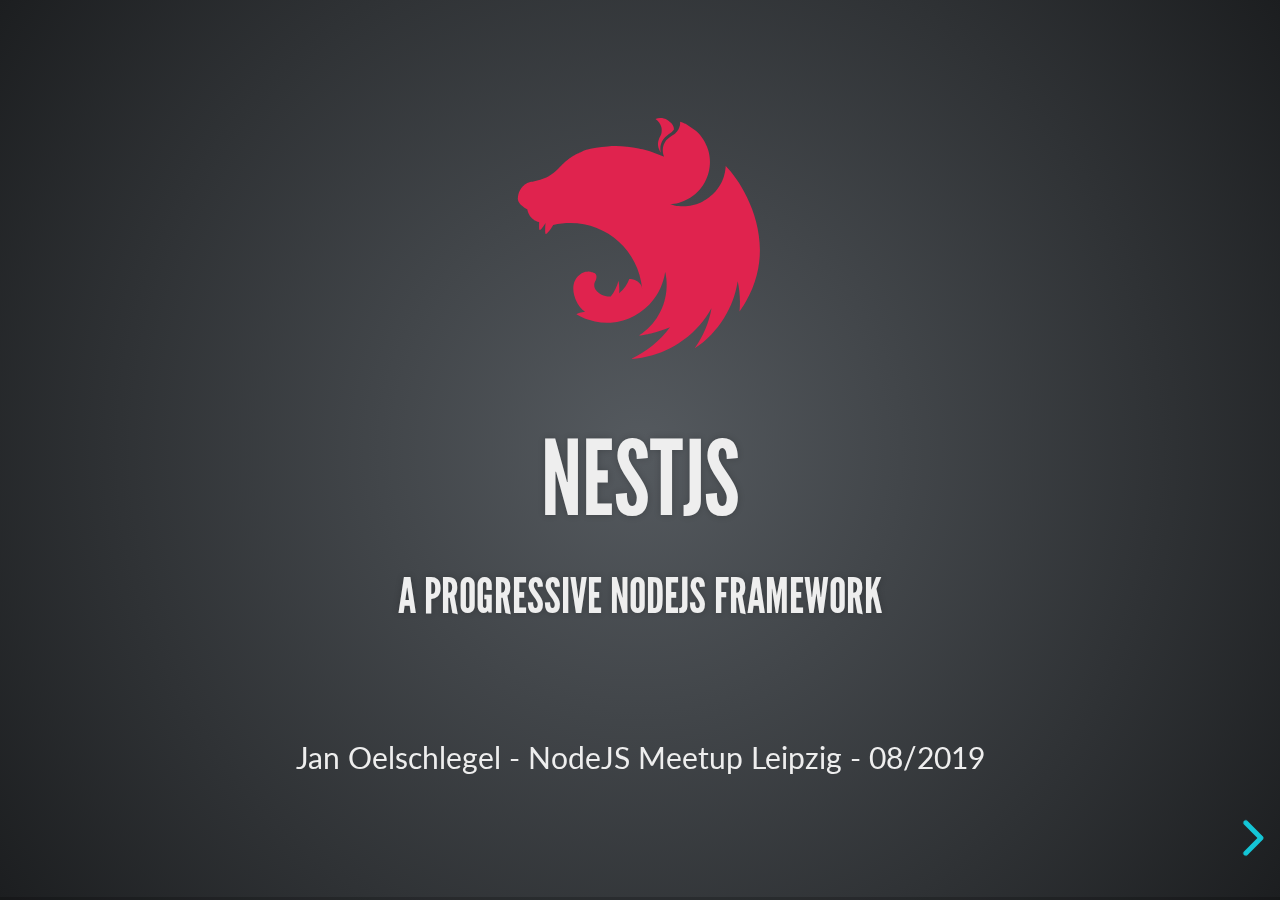
<file: nestjs-presentation-1/index.html>
<!doctype html>
<html>

<head>
	<meta charset="utf-8">
	<meta name="viewport" content="width=device-width, initial-scale=1.0, maximum-scale=1.0, user-scalable=no">

	<title>NestJS - Presentation Nodejs Meetup Leipzig</title>

	<link rel="stylesheet" href="css/reset.css">
	<link rel="stylesheet" href="css/reveal.css">
	<link rel="stylesheet" href="css/theme/league.css">

	<!-- Theme used for syntax highlighting of code -->
	<link rel="stylesheet" href="lib/css/monokai.css">
	<link rel="stylesheet" href="css/own.css">

	<!-- Printing and PDF exports -->
	<script>
		var link = document.createElement('link');
		link.rel = 'stylesheet';
		link.type = 'text/css';
		link.href = window.location.search.match(/print-pdf/gi) ? 'css/print/pdf.css' : 'css/print/paper.css';
		document.getElementsByTagName('head')[0].appendChild(link);
	</script>
</head>

<body>
	<div class="reveal">
		<div class="slides">
			<section>

				<style>
					#nest-logo {
						height: 200px;
						background: none;
						border: none;
						box-shadow: none;
					}
				</style>

				<p><img id='nest-logo' src="./img/nestjs-logo.svg" alt="Nest"></p>


				<h2>NestJS</h2>
				<h4>A progressive NodeJS framework</h4>
				<br>
				<p>
					<small>Jan Oelschlegel - NodeJS Meetup Leipzig - 08/2019</small>
				</p>


			</section>

			<section data-background-image="./img/flyer2.jpg"></section>

			<section data-background-image="./img/flyer1.jpg"></section>


			<section>

				<h2>Wer ist dieser Typ ?</h2>

				<br>
				<ul>
					<li>Master-Student Medieninformatik @ HTWK Leipzig</li>
					<li>Werksstudent @ nextbike Gmbh</li>
					<li>glücklicher NestJS-Nutzer</li>

				</ul>

				<br>
				<br>
				<p>
					<small>Xing: <a
							href="https://www.xing.com/profile/Jan_Oelschlegel">https://www.xing.com/profile/Jan_Oelschlegel</a>
					</small> </p>
			</section>


			<section>

				<h2>NestJS ? </h2>
				<q class="fragment" cite="https://docs.nestjs.com/">
					Nest (or NestJS) is a framework for building efficient, scalable Node.js server-side
					applications. It uses progressive JavaScript, is built with and fully supports TypeScript (yet still
					enables developers to code in pure JavaScript) and combines elements of OOP (Object Oriented
					Programming), FP (Functional Programming), and FRP (Functional Reactive Programming).
				</q>

			</section>


			<section>
				<h2>Key-Words</h2>
				<ul>
					<li>progressive</li>
					<li>scalable</li>
					<li>versatile</li>
					<li>extensible</li>
					<li>highly testable</li>
					<li>CLI</li>
					<li>dependency injection</li>
					<li>documentation</li>
				</ul>
			</section>

			<section>
				<h2>Wer hat's erfunden ?</h2>
				<p><img id='kamil-picture' src="./img/kamil.png" alt="Kamil"></p>

			</section>


			<section>
				<h2>Erst die Theorie...</h2>
			</section>

			<section>
				<h2>Alles hat einen Anfang...</h2>
				<pre><code class="hljs" data-trim data-line-numbers>
					import { NestFactory } from '@nestjs/core';
					import { AppModule } from './app.module';
					
					async function bootstrap() {
					  const app = await NestFactory.create(AppModule);
					  await app.listen(3000);
					}
					bootstrap();

				</code></pre>
			</section>

			<section>
				<h2>Komponenten</h2>
				<ul>
					<li>Module</li>
					<li>Controller</li>
					<li>Provider</li>
					<li>Guards</li>
					<li>Pipes</li>
					<li>Interceptors</li>
					<li>Middleware</li>
					<li>Exception Filter</li>
				</ul>
			</section>


			<section>
				<section>
					<h2>Module</h2>

					<p><img id='module_graphic' src="./img/modules.png" alt="Modules"></p>
				</section>
				<section>
					<pre><code class="hljs" data-trim data-line-numbers>
							import { Module } from '@nestjs/common';

							@Module({
								imports: [DatabaseModule],
								controllers: [MeetupController],
								providers: [MeetupService],
								exports: [MeetupService],
							})
							export class MeetupModule {}

													</code></pre>
				</section>
			</section>


			<section>
				<section>
					<h2>Controller</h2>


					<p><img id='controller_graphic' src="./img/controller.png" alt="Controller"></p>
				</section>
				<section>
					<pre><code class="hljs" data-trim data-line-numbers>

							import { Controller, Get } from '@nestjs/common';

							@Controller('meetup')
							export class MeetupController {
							  @Get()
							  findAll(): string {
								return 'Hello Meetup';
							  }
							}
	
					</code></pre>
				</section>
			</section>


			<section>
				<section>
					<h2>Provider</h2>


					<p><img id='provider_graphic' src="./img/providers.png" alt="Provider"></p>
				</section>
				<section>
					<pre><code class="hljs" data-trim data-line-numbers>
	

							import { Injectable } from '@nestjs/common';
							
							@Injectable()
							export class MeetupService {
							  private readonly meetups: string[] = [];
							
							  create(meetup: string) {
								this.meetups.push(meetup);
							  }
							
							  findAll(): string[] {
								return this.meetups;
							  }
							}
		
						</code></pre>
				</section>
			</section>


			<section>
				<section>
					<h2>Guards</h2>


					<p><img id='guard_graphic' src="./img/guards.png" alt="Guards"></p>
				</section>
				<section>
					<pre>
							<code class="typescript" data-trim data-line-numbers>

									import { Injectable, 
										CanActivate, 
										ExecutionContext } from '@nestjs/common';
									import { Observable } from 'rxjs';
									
									@Injectable()
									export class AuthGuard implements CanActivate {
									  canActivate(
										context: ExecutionContext,
									  ): boolean | Promise<boolean> | Observable<boolean> {
										const request = context.switchToHttp().getRequest();
										return validateRequest(request);
									  }
									}
									</code>
					</pre>
				</section>
			</section>

			<section>
				<section>
					<h2>Pipes</h2>


					<p><img id='pipe_graphic' src="./img/pipes.png" alt="Pipes"></p>
				</section>
				<section>
					<pre>
							<code class="hljs" data-trim data-line-numbers>
		
									@Injectable()
									export class ValidationPipe implements PipeTransform {
									  transform(value: any, metadata: ArgumentMetadata) {
										return value;
									  }
									}
						</code>
					</pre>
				</section>
			</section>


			<section>
				<section>
					<h2>Interceptors</h2>


					<p><img id='interceptors_graphic' src="./img/interceptors.png" alt="Interceptors"></p>
				</section>
				<section>
					<pre><code class="hljs" data-trim data-line-numbers data-noescape>
											  
					@Injectable()
					export class TransformInterceptor implements NestInterceptor {
					  intercept(context: ExecutionContext, next: CallHandler): Observable<any> {
					    return next.handle().pipe(map(data => ({ data })));
					  }
					}

					/*

					{
					  "data": []
					}

					*/
							</code></pre>
				</section>
			</section>


			<section>
				<section>
					<h2>Middleware</h2>


					<p><img id='middleware_graphic' src="./img/middlewares.png" alt="Middlewares"></p>
				</section>
				<section>
					<pre>
								<code class="hljs" data-trim data-line-numbers>
										
										@Module({
										  imports: [MeetupModule],
										})
										export class AppModule implements NestModule {
										  configure(consumer: MiddlewareConsumer) {
											consumer
											  .apply(LoggerMiddleware)
											  .forRoutes({ 
												  path: 'meetup', 
												  method: RequestMethod.GET 
												});
										  }
										}
							</code>
						</pre>
				</section>
				<section>
					<pre>
									<code class="hljs" data-trim data-line-numbers>
		
										const app = await NestFactory.create(AppModule);
										app.use(logger);
										await app.listen(3000);
								</code>
							</pre>
				</section>
			</section>


			<section>
				<section>
					<h2>Exception Filter</h2>


					<p><img id='exception_filter_graphic' src="./img/exception-filters.png" alt="Exception Filter"></p>
				</section>
				<section>
					<pre>
									<code class="hljs" data-trim data-line-numbers>
											

											@Catch(HttpException)
											export class HttpExceptionFilter implements ExceptionFilter {
											  catch(exception: HttpException, host: ArgumentsHost) {
												const ctx = host.switchToHttp();
												const response = ctx.getResponse();
												const request = ctx.getRequest();
												const status = exception.getStatus();
											
												response
												  .status(status)
												  .json({
													statusCode: status,
													timestamp: new Date().toISOString(),
													path: request.url,
												  });
											  }
											}
								</code>
							</pre>
				</section>
			</section>


			<section>
				<h1>Let's try this shit</h1>

			</section>


			<section style="text-align: center;">
				<h1>THE END</h1>
				<p>
					Vielen Dank für Ihre Aufmerksamkeit !
				</p>

				<br>
				<br>
				<p><small>Presentation made by lovely <a href="https://revealjs.com/#/">reveal.js</a></small></p>
			</section>


		</div>
	</div>
	<script src="js/reveal.js">
	</script>

	<script>
		// More info about config & dependencies:
		// - https://github.com/hakimel/reveal.js#configuration
		// - https://github.com/hakimel/reveal.js#dependencies
		Reveal.initialize({
			controls: true,
			progress: true,
			center: true,
			hash: true,

			transition: 'concave', // none/fade/slide/convex/concave/zoom
			dependencies: [
				{ src: 'plugin/markdown/marked.js' },
				{ src: 'plugin/markdown/markdown.js' },
				{ src: 'plugin/notes/notes.js', async: true },
				{ src: 'plugin/highlight/highlight.js', async: true },
				{ src: 'plugin/zoom-js/zoom.js', async: true },
			]
		});
	</script>
</body>

</html>
</file>
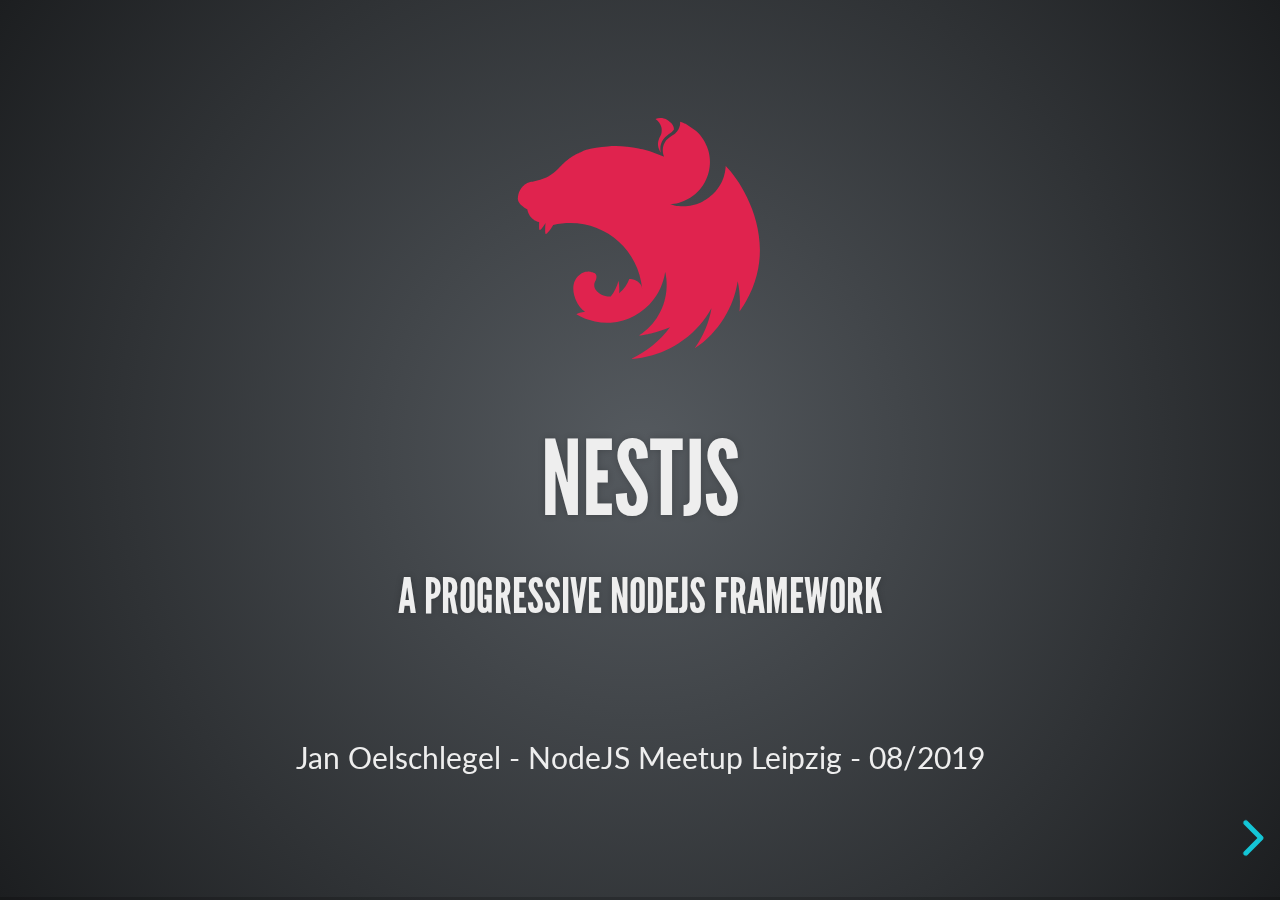
<file: nestjs-presentation-1/nodejs-meetup.html>
<!doctype html>
<html>

<head>
	<meta charset="utf-8">
	<meta name="viewport" content="width=device-width, initial-scale=1.0, maximum-scale=1.0, user-scalable=no">

	<title>NestJS - Presentation Nodejs Meetup Leipzig</title>

	<link rel="stylesheet" href="css/reset.css">
	<link rel="stylesheet" href="css/reveal.css">
	<link rel="stylesheet" href="css/theme/league.css">

	<!-- Theme used for syntax highlighting of code -->
	<link rel="stylesheet" href="lib/css/monokai.css">
	<link rel="stylesheet" href="css/own.css">

	<!-- Printing and PDF exports -->
	<script>
		var link = document.createElement('link');
		link.rel = 'stylesheet';
		link.type = 'text/css';
		link.href = window.location.search.match(/print-pdf/gi) ? 'css/print/pdf.css' : 'css/print/paper.css';
		document.getElementsByTagName('head')[0].appendChild(link);
	</script>
</head>

<body>
	<div class="reveal">
		<div class="slides">
			<section>

				<style>
					#nest-logo {
						height: 200px;
						background: none;
						border: none;
						box-shadow: none;
					}
				</style>

				<p><img id='nest-logo' src="./img/nestjs-logo.svg" alt="Nest"></p>


				<h2>NestJS</h2>
				<h4>A progressive NodeJS framework</h4>
				<br>
				<p>
					<small>Jan Oelschlegel - NodeJS Meetup Leipzig - 08/2019</small>
				</p>


			</section>

			<section data-background-image="./img/flyer2.jpg"></section>

			<section data-background-image="./img/flyer1.jpg"></section>


			<section>

				<h2>Wer ist dieser Typ ?</h2>

				<br>
				<ul>
					<li>Master-Student Medieninformatik</li>
					<li>Werksstudent Nextbike</li>
					<li>glücklicher NestJS-Nutzer</li>

				</ul>

				<br>
				<br>
				<p>
					<small>Xing: <a
							href="https://www.xing.com/profile/Jan_Oelschlegel">https://www.xing.com/profile/Jan_Oelschlegel</a>
					</small> </p>
			</section>


			<section>

				<h2>NestJS ? </h2>
				<q class="fragment" cite="https://docs.nestjs.com/">
					Nest (or NestJS) is a framework for building efficient, scalable Node.js server-side
					applications. It uses progressive JavaScript, is built with and fully supports TypeScript (yet still
					enables developers to code in pure JavaScript) and combines elements of OOP (Object Oriented
					Programming), FP (Functional Programming), and FRP (Functional Reactive Programming).
				</q>

			</section>

			<section>
				<h2>Wer hat's erfunden ?</h2>
				<p><img id='kamil-picture' src="./img/kamil.png" alt="Kamil"></p>

			</section>

			<section>
				<h2>Key-Words</h2>
				<ul>
					<li>progressive</li>
					<li>versatile</li>
					<li>extensible</li>
					<li>scalable</li>
					<li>highly testable</li>
					<li>loosely coupled</li>
					<li>CLI</li>
					<li>Dependency Injection</li>
					<li>Documentation</li>
				</ul>
			</section>

			<section>
				<h2>Alles hat einen Anfang...</h2>
				<pre><code class="hljs" data-trim data-line-numbers>
					import { NestFactory } from '@nestjs/core';
					import { AppModule } from './app.module';
					
					async function bootstrap() {
					  const app = await NestFactory.create(AppModule);
					  await app.listen(3000);
					}
					bootstrap();

				</code></pre>
			</section>

			<section>
				<h2>Komponenten</h2>
				<ul>
					<li>Module</li>
					<li>Controller</li>
					<li>Provider</li>
					<li>Guards</li>
					<li>Pipes</li>
				</ul>
			</section>


			<section>
				<section>
					<h2>Module</h2>

					<p><img id='module_graphic' src="./img/modules.png" alt="Modules"></p>
				</section>
				<section>
					<pre><code class="hljs" data-trim data-line-numbers>
							import { Module } from '@nestjs/common';

							@Module({
								imports: [DatabaseModule],
								controllers: [MeetupController],
								providers: [MeetupService],
								exports: [MeetupService],
							})
							export class MeetupModule {}

													</code></pre>
				</section>
			</section>


			<section>
				<section>
					<h2>Controller</h2>


					<p><img id='controller_graphic' src="./img/controller.png" alt="Controller"></p>
				</section>
				<section>
					<pre><code class="hljs" data-trim data-line-numbers>

							import { Controller, Get } from '@nestjs/common';

							@Controller('meetup')
							export class MeetupController {
							  @Get()
							  findAll(): string {
								return 'Hello Meetup';
							  }
							}
	
					</code></pre>
				</section>
			</section>


			<section>
				<section>
					<h2>Provider</h2>


					<p><img id='controller_graphic' src="./img/providers.png" alt="Provider"></p>
				</section>
				<section>
					<pre><code class="hljs" data-trim data-line-numbers>
	

							import { Injectable } from '@nestjs/common';
							
							@Injectable()
							export class MeetupService {
							  private readonly meetups: string[] = [];
							
							  create(meetup: string) {
								this.meetups.push(meetup);
							  }
							
							  findAll(): string[] {
								return this.meetups;
							  }
							}
		
						</code></pre>
				</section>
			</section>


			<section>
				<section>
					<h2>Guards</h2>


					<p><img id='guard_graphic' src="./img/guards.png" alt="Guards"></p>
				</section>
				<section>
					<pre>
							<code class="typescript" data-trim data-line-numbers>

									import { Injectable, 
										CanActivate, 
										ExecutionContext } from '@nestjs/common';
									import { Observable } from 'rxjs';
									
									@Injectable()
									export class AuthGuard implements CanActivate {
									  canActivate(
										context: ExecutionContext,
									  ): boolean | Promise<boolean> | Observable<boolean> {
										const request = context.switchToHttp().getRequest();
										return validateRequest(request);
									  }
									}
									</code>
					</pre>
				</section>
			</section>

			<section>
				<section>
					<h2>Pipes</h2>


					<p><img id='pipe_graphic' src="./img/pipes.png" alt="Pipes"></p>
				</section>
				<section>
					<pre>
							<code class="hljs" data-trim data-line-numbers>


									import { PipeTransform, Injectable, ArgumentMetadata } from '@nestjs/common';
		
									@Injectable()
									export class ValidationPipe implements PipeTransform {
									  transform(value: any, metadata: ArgumentMetadata) {
										return value;
									  }
									}
						</code>
					</pre>
				</section>
			</section>


			<section>
				<section>
					<h2>Middleware</h2>


					<p><img id='middleware_graphic' src="./img/middlewares.png" alt="Middlewares"></p>
				</section>
				<section>
					<pre>
								<code class="hljs" data-trim data-line-numbers>
	

										import { Module, NestModule, RequestMethod, MiddlewareConsumer } from '@nestjs/common';
										import { LoggerMiddleware } from './common/middleware/logger.middleware';
										import { CatsModule } from './cats/cats.module';
										
										@Module({
										  imports: [CatsModule],
										})
										export class AppModule implements NestModule {
										  configure(consumer: MiddlewareConsumer) {
											consumer
											  .apply(LoggerMiddleware)
											  .forRoutes({ path: 'cats', method: RequestMethod.GET });
										  }
										}
							</code>
						</pre>
				</section>
			</section>



			<section>
				<h1>Let's try this shit</h1>

			</section>


			<section style="text-align: center;">
				<h1>THE END</h1>
				<p>
					Vielen Dank für Ihre Aufmerksamkeit !
				</p>
			</section>


		</div>
	</div>
	<script src="js/reveal.js">
	</script>

	<script>
		// More info about config & dependencies:
		// - https://github.com/hakimel/reveal.js#configuration
		// - https://github.com/hakimel/reveal.js#dependencies
		Reveal.initialize({
			controls: true,
			progress: true,
			center: true,
			hash: true,

			transition: 'concave', // none/fade/slide/convex/concave/zoom
			dependencies: [
				{ src: 'plugin/markdown/marked.js' },
				{ src: 'plugin/markdown/markdown.js' },
				{ src: 'plugin/notes/notes.js', async: true },
				{ src: 'plugin/highlight/highlight.js', async: true },
				{ src: 'plugin/zoom-js/zoom.js', async: true },
			]
		});
	</script>
</body>

</html>
</file>
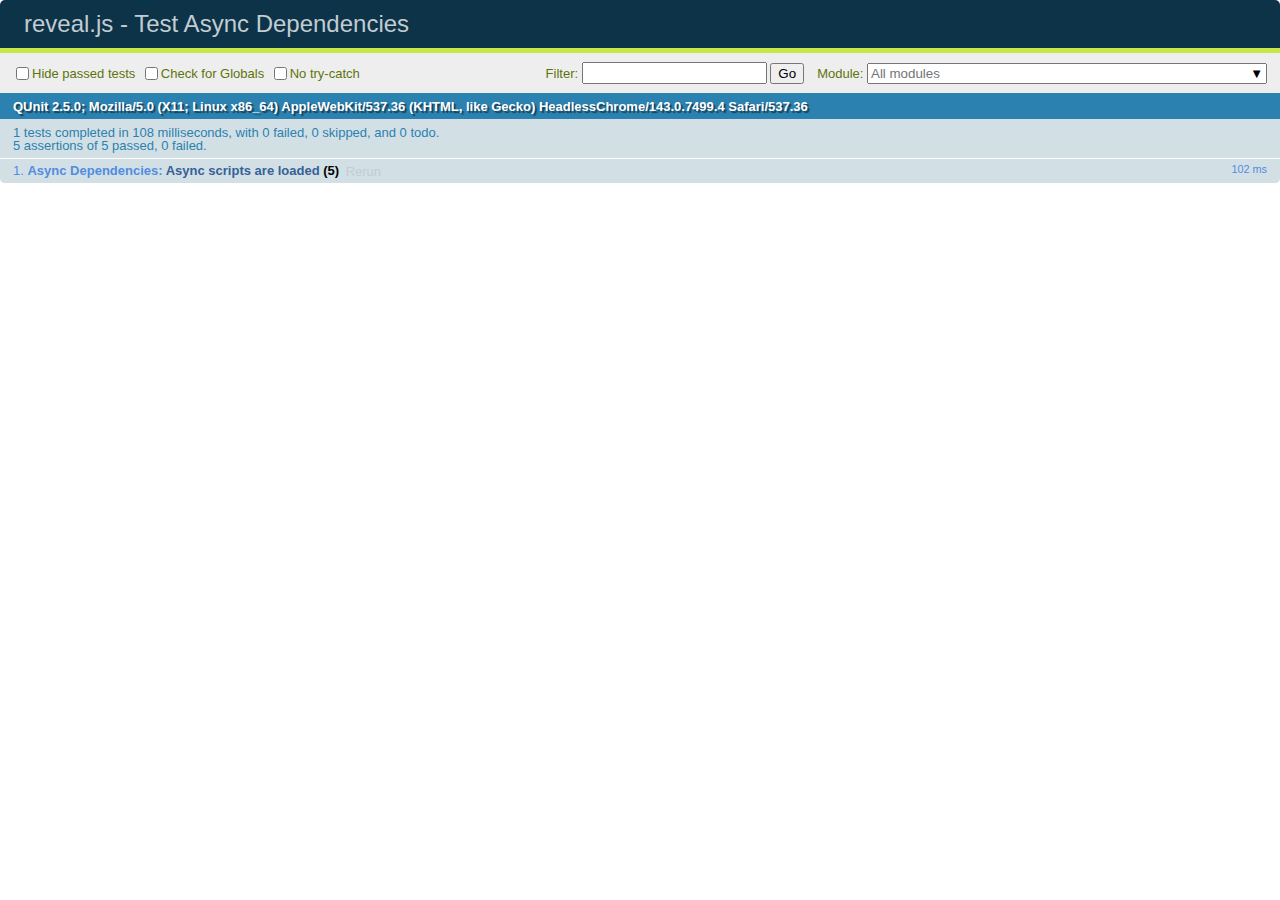
<file: nestjs-presentation-1/test/test-dependencies-async.html>
<!doctype html>
<html lang="en">

	<head>
		<meta charset="utf-8">

		<title>reveal.js - Test Async Dependencies</title>

		<link rel="stylesheet" href="../css/reveal.css">
		<link rel="stylesheet" href="qunit-2.5.0.css">
	</head>

	<body style="overflow: auto;">

		<div id="qunit"></div>
		<div id="qunit-fixture"></div>

		<div class="reveal" style="display: none;">

			<div class="slides">

				<section>Slide content</section>

			</div>

		</div>

		<script src="../js/reveal.js"></script>
		<script src="qunit-2.5.0.js"></script>

		<script>
			var	externalScriptSequence = '';
			var scriptCount = 0;

			QUnit.config.autostart = false;
			QUnit.module( 'Async Dependencies' );

			QUnit.test( 'Async scripts are loaded', function( assert ) {
				assert.expect( 5 );
				var done = assert.async( 5 );

				function callback( event ) {
					if( externalScriptSequence.length === 1 ) {
						assert.ok( externalScriptSequence === 'A', 'first callback was sync script' );
						done();
					}
					else {
						assert.ok( true, 'async script loaded' );
						done();
					}

					if( externalScriptSequence.length === 4 ) {
						assert.ok( 	externalScriptSequence.indexOf( 'A' ) !== -1 &&
									externalScriptSequence.indexOf( 'B' ) !== -1 &&
									externalScriptSequence.indexOf( 'C' ) !== -1 &&
									externalScriptSequence.indexOf( 'D' ) !== -1, 'four unique scripts were loaded' );
						done();
					}

					scriptCount ++;
				}

				Reveal.initialize({
					dependencies: [
						{ src: 'assets/external-script-a.js', async: false, callback: callback },
						{ src: 'assets/external-script-b.js', async: true, callback: callback },
						{ src: 'assets/external-script-c.js', async: true, callback: callback },
						{ src: 'assets/external-script-d.js', async: true, callback: callback }
					]
				});
			});

			QUnit.start();

		</script>

	</body>
</html>
</file>
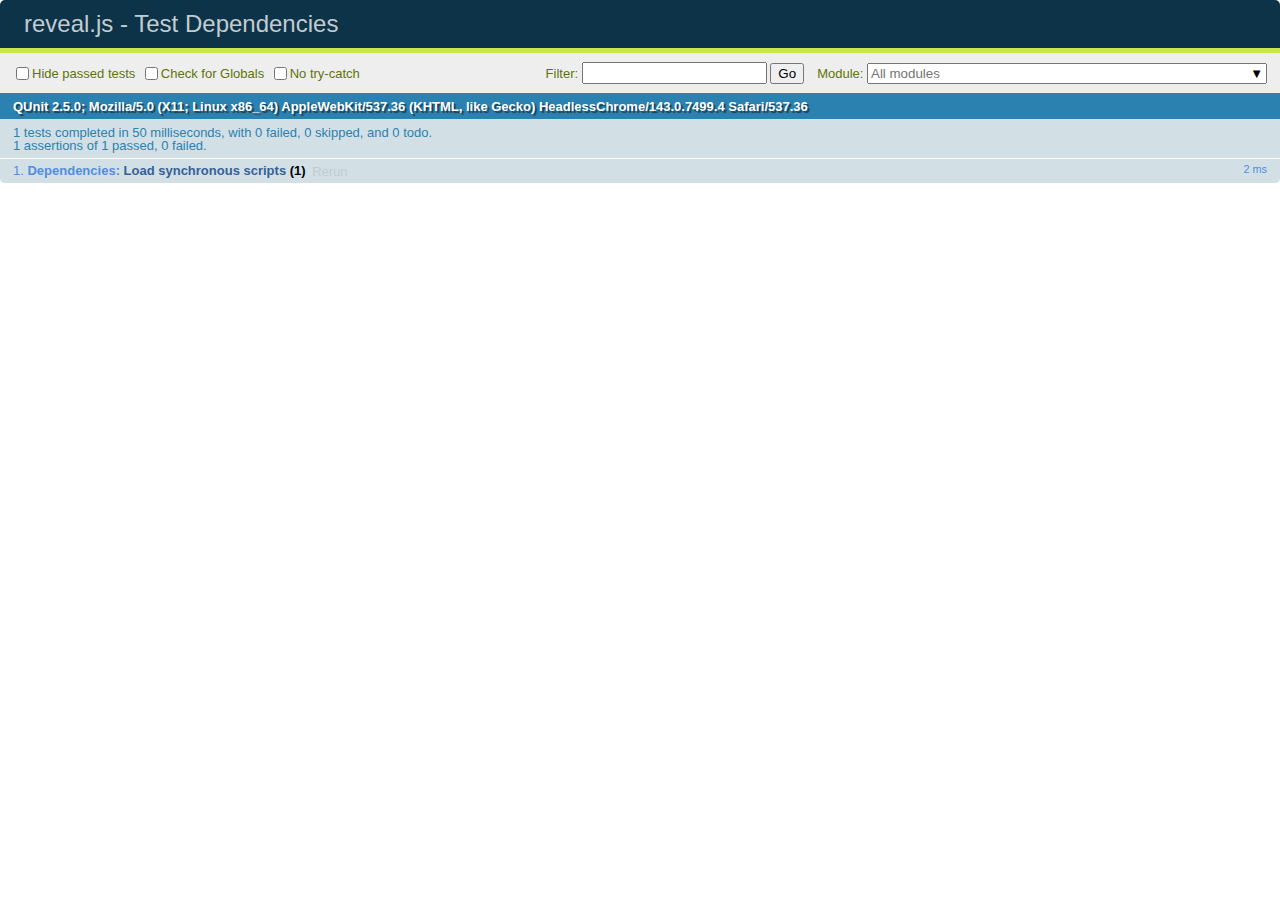
<file: nestjs-presentation-1/test/test-dependencies.html>
<!doctype html>
<html lang="en">

	<head>
		<meta charset="utf-8">

		<title>reveal.js - Test Dependencies</title>

		<link rel="stylesheet" href="../css/reveal.css">
		<link rel="stylesheet" href="qunit-2.5.0.css">
	</head>

	<body style="overflow: auto;">

		<div id="qunit"></div>
		<div id="qunit-fixture"></div>

		<div class="reveal" style="display: none;">

			<div class="slides">

				<section>Slide content</section>

			</div>

		</div>

		<script src="../js/reveal.js"></script>
		<script src="qunit-2.5.0.js"></script>

		<script>
			window.externalScriptSequence = '';

			Reveal.addEventListener( 'ready', function() {

				QUnit.module( 'Dependencies' );

				QUnit.test( 'Load synchronous scripts', function( assert ) {
					assert.strictEqual( window.externalScriptSequence, 'ABC', 'Loaded and executed in order' );
				});

			} );

			Reveal.initialize({
				dependencies: [
					{ src: 'assets/external-script-a.js' },
					{ src: 'assets/external-script-b.js' },
					{ src: 'assets/external-script-c.js' }
				]
			});
		</script>

	</body>
</html>
</file>
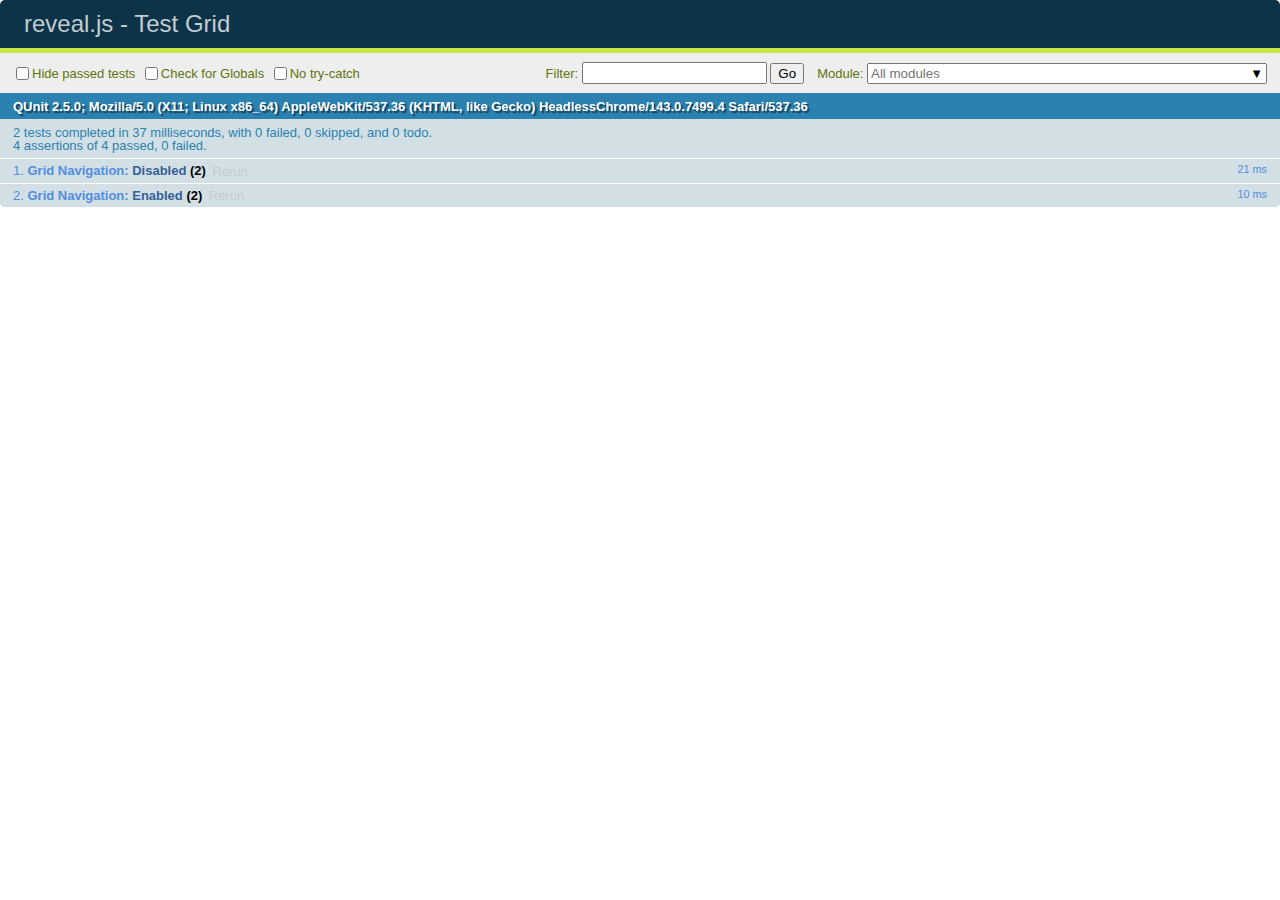
<file: nestjs-presentation-1/test/test-grid-navigation.html>
<!doctype html>
<html lang="en">

	<head>
		<meta charset="utf-8">

		<title>reveal.js - Test Grid</title>

		<link rel="stylesheet" href="../css/reveal.css">
		<link rel="stylesheet" href="qunit-2.5.0.css">
	</head>

	<body style="overflow: auto;">

		<div id="qunit"></div>
		<div id="qunit-fixture"></div>

		<div class="reveal" style="display: none;">

			<div class="slides">

				<section>0</section>
				<section>
					<section>1.1</section>
					<section>1.2</section>
					<section>1.3</section>
					<section>1.4</section>
				</section>
				<section>
					<section>2.1</section>
					<section>2.2</section>
					<section>2.3</section>
					<section>2.4</section>
				</section>

			</div>

		</div>

		<script src="../js/reveal.js"></script>
		<script src="qunit-2.5.0.js"></script>

		<script>
			Reveal.addEventListener( 'ready', function() {

				QUnit.module( 'Grid Navigation' );

				QUnit.test( 'Disabled', function( assert ) {
					Reveal.right();
					Reveal.down();
					Reveal.down();
					assert.deepEqual( Reveal.getIndices(), { h: 1, v: 2, f: undefined }, 'Correct starting point' );
					Reveal.right();
					assert.deepEqual( Reveal.getIndices(), { h: 2, v: 0, f: undefined }, 'Moves to top when going to adjacent stack' );
				});

				QUnit.test( 'Enabled', function( assert ) {
					Reveal.configure({ navigationMode: 'grid' });
					Reveal.slide( 0, 0 );
					Reveal.right();
					Reveal.down();
					Reveal.down();
					assert.deepEqual( Reveal.getIndices(), { h: 1, v: 2, f: undefined }, 'Correct starting point' );
					Reveal.right();
					assert.deepEqual( Reveal.getIndices(), { h: 2, v: 2, f: undefined }, 'Remains at same vertical index when going to adjacent stack' );
				});

			} );

			Reveal.initialize();
		</script>

	</body>
</html>
</file>
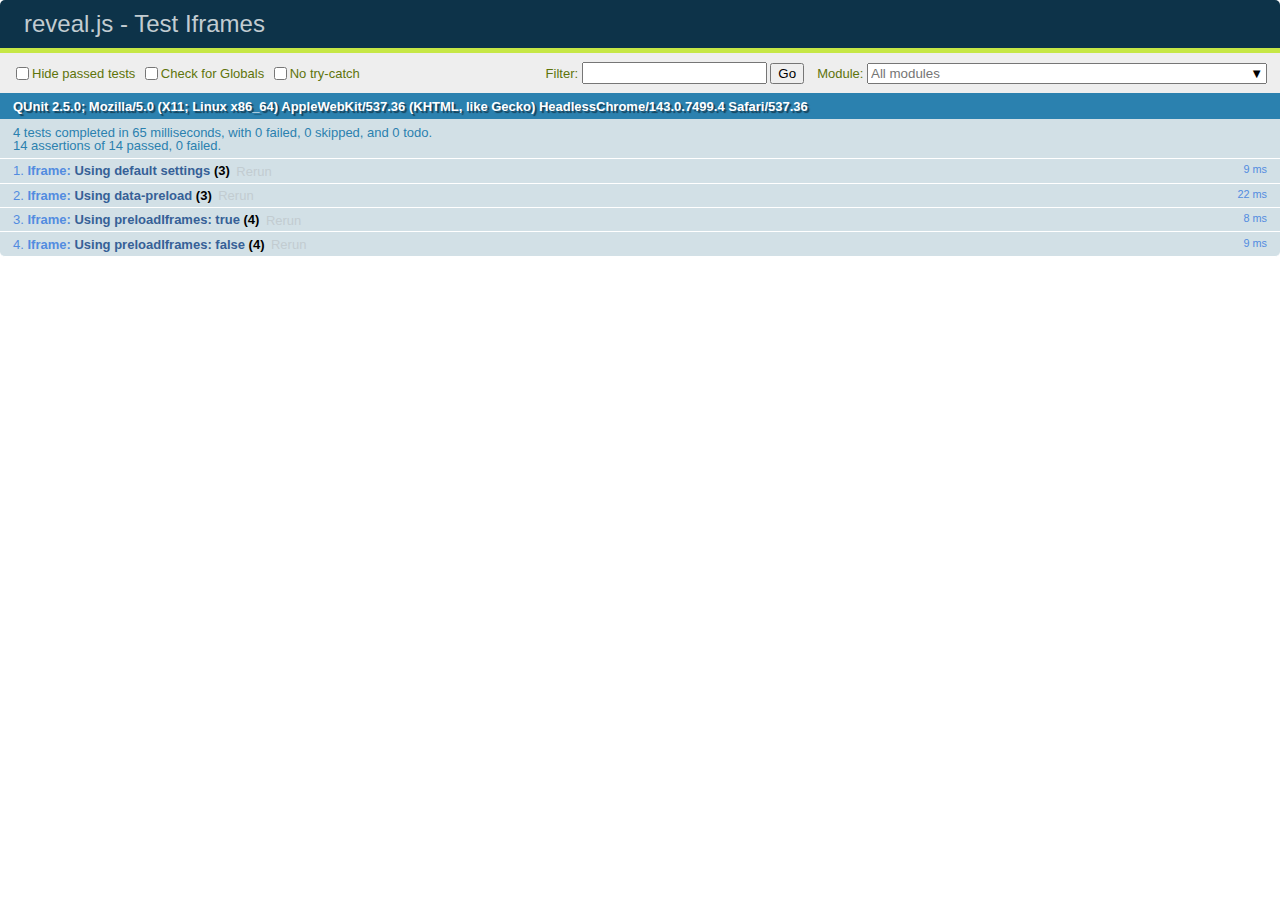
<file: nestjs-presentation-1/test/test-iframes.html>
<!doctype html>
<html lang="en">

	<head>
		<meta charset="utf-8">

		<title>reveal.js - Test Iframes</title>

		<link rel="stylesheet" href="../css/reveal.css">
		<link rel="stylesheet" href="qunit-2.5.0.css">
	</head>

	<body style="overflow: auto;">

		<div id="qunit"></div>
		<div id="qunit-fixture"></div>

		<div class="reveal" style="display: none;">

			<div class="slides">

				<section>1</section>
				<section>2</section>
				<section>
					<iframe class="default-iframe" data-src="#"></iframe>
					<iframe class="preload-iframe" data-src="#" data-preload></iframe>
				</section>

			</div>

		</div>

		<script src="../js/reveal.js"></script>
		<script src="qunit-2.5.0.js"></script>

		<script>


			Reveal.addEventListener( 'ready', function() {

				var defaultIframe = document.querySelector( '.default-iframe' ),
					preloadIframe = document.querySelector( '.preload-iframe' );

				QUnit.module( 'Iframe' );

				QUnit.test( 'Using default settings', function( assert ) {

					Reveal.slide(1);
					assert.strictEqual( defaultIframe.hasAttribute( 'src' ), false, 'not preloaded when within viewDistance' );

					Reveal.slide(2);
					assert.strictEqual( defaultIframe.hasAttribute( 'src' ), true, 'loaded when slide becomes visible' );

					Reveal.slide(1);
					assert.strictEqual( defaultIframe.hasAttribute( 'src' ), false, 'unloaded when slide becomes invisible' );

				});

				QUnit.test( 'Using data-preload', function( assert ) {

					Reveal.slide(1);
					assert.strictEqual( preloadIframe.hasAttribute( 'src' ), true, 'preloaded within viewDistance' );

					Reveal.slide(2);
					assert.strictEqual( preloadIframe.hasAttribute( 'src' ), true, 'loaded when slide becoems visible' );

					Reveal.slide(0);
					assert.strictEqual( preloadIframe.hasAttribute( 'src' ), false, 'unloads outside of viewDistance' );

				});

				QUnit.test( 'Using preloadIframes: true', function( assert ) {

					Reveal.configure({ preloadIframes: true });

					Reveal.slide(1);
					assert.strictEqual( defaultIframe.hasAttribute( 'src' ), true, 'preloaded within viewDistance' );
					assert.strictEqual( preloadIframe.hasAttribute( 'src' ), true, 'preloaded within viewDistance' );

					Reveal.slide(2);
					assert.strictEqual( defaultIframe.hasAttribute( 'src' ), true, 'loaded when slide becomes visible' );
					assert.strictEqual( preloadIframe.hasAttribute( 'src' ), true, 'loaded when slide becomes visible' );

				});

				QUnit.test( 'Using preloadIframes: false', function( assert ) {

					Reveal.configure({ preloadIframes: false });

					Reveal.slide(0);
					assert.strictEqual( defaultIframe.hasAttribute( 'src' ), false, 'not preloaded within viewDistance' );
					assert.strictEqual( preloadIframe.hasAttribute( 'src' ), false, 'not preloaded within viewDistance' );

					Reveal.slide(2);
					assert.strictEqual( defaultIframe.hasAttribute( 'src' ), true, 'loaded when slide becomes visible' );
					assert.strictEqual( preloadIframe.hasAttribute( 'src' ), true, 'loaded when slide becomes visible' );

				});

			} );

			Reveal.initialize({
				viewDistance: 2
			});
		</script>

	</body>
</html>
</file>
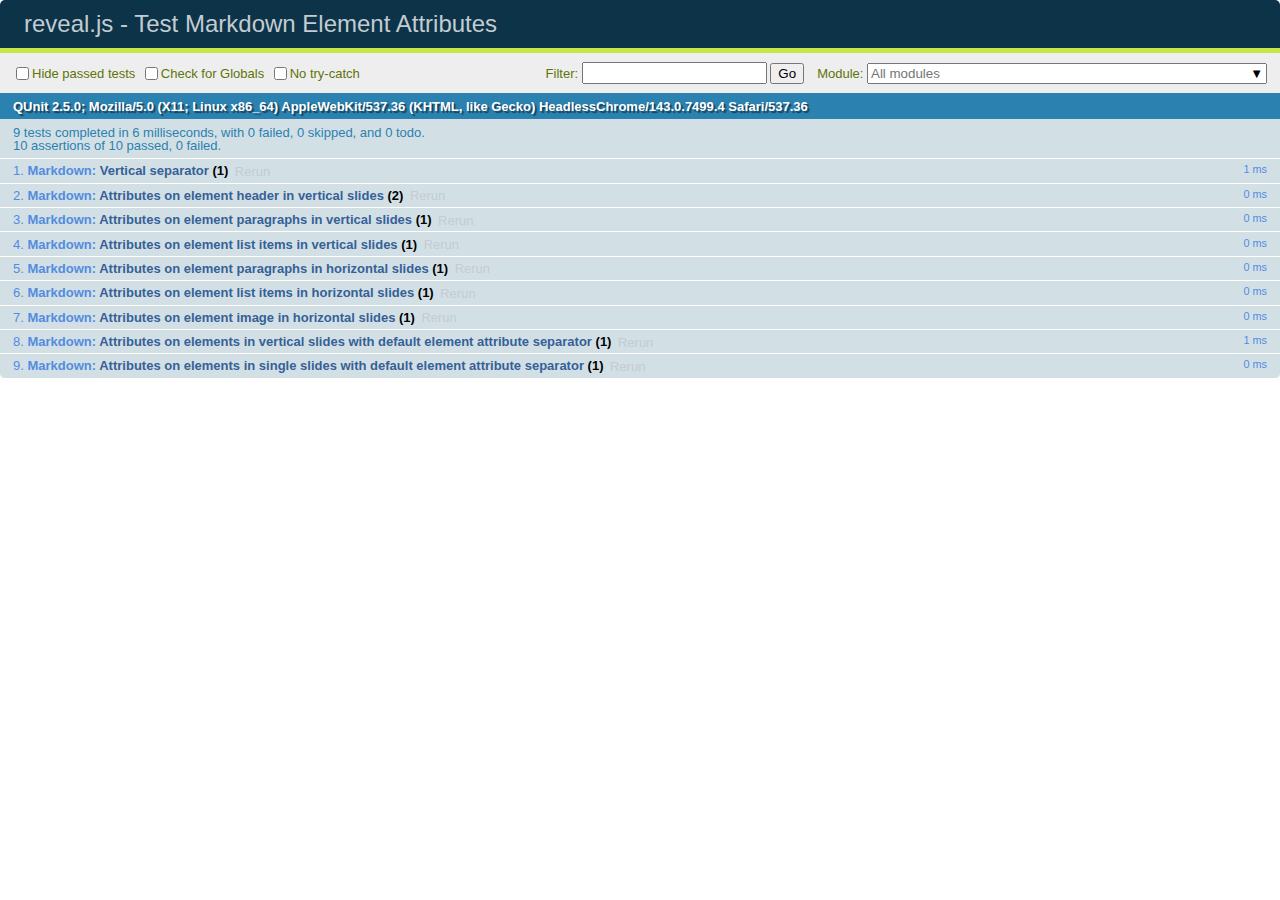
<file: nestjs-presentation-1/test/test-markdown-element-attributes.html>
<!doctype html>
<html lang="en">

	<head>
		<meta charset="utf-8">

		<title>reveal.js - Test Markdown Element Attributes</title>

		<link rel="stylesheet" href="../css/reveal.css">
		<link rel="stylesheet" href="qunit-2.5.0.css">
	</head>

	<body style="overflow: auto;">

		<div id="qunit"></div>
		<div id="qunit-fixture"></div>

		<div class="reveal" style="display: none;">

			<div class="slides">

				<!-- <section data-markdown="example.md" data-separator="^\n\n\n" data-separator-vertical="^\n\n"></section> -->

				<!-- Slides are separated by newline + three dashes + newline, vertical slides identical but two dashes -->
				<section data-markdown data-separator="^\n---\n$" data-separator-vertical="^\n--\n$" data-element-attributes="{_\s*?([^}]+?)}">>
					<script type="text/template">
						## Slide 1.1
						<!-- {_class="fragment fade-out" data-fragment-index="1"} -->

						--

						## Slide 1.2
						<!-- {_class="fragment shrink"} -->

						Paragraph 1
						<!-- {_class="fragment grow"} -->

						Paragraph 2
						<!-- {_class="fragment grow"} -->

						- list item 1 <!-- {_class="fragment grow"} -->
						- list item 2 <!-- {_class="fragment grow"} -->
						- list item 3 <!-- {_class="fragment grow"} -->


						---

						## Slide 2


						Paragraph 1.2  
						multi-line <!-- {_class="fragment highlight-red"} -->

						Paragraph 2.2 <!-- {_class="fragment highlight-red"} -->

						Paragraph 2.3 <!-- {_class="fragment highlight-red"} -->

						Paragraph 2.4 <!-- {_class="fragment highlight-red"} -->

						- list item 1 <!-- {_class="fragment highlight-green"} -->
						- list item 2<!-- {_class="fragment highlight-green"} -->
						- list item 3<!-- {_class="fragment highlight-green"} -->
						- list item 4
						<!-- {_class="fragment highlight-green"} -->
						- list item 5<!-- {_class="fragment highlight-green"} -->

						Test

						![Example Picture](examples/assets/image2.png) <!-- {_class="reveal stretch"} -->

					</script>
				</section>



				<section 	data-markdown data-separator="^\n\n\n"
									data-separator-vertical="^\n\n"
									data-separator-notes="^Note:"
									data-charset="utf-8">
					<script type="text/template">
						# Test attributes in Markdown with default separator
						## Slide 1 Def <!-- .element: class="fragment highlight-red" data-fragment-index="1" -->


						## Slide 2 Def
						<!-- .element: class="fragment highlight-red" -->

					</script>
				</section>

				<section data-markdown>
				  <script type="text/template">
					## Hello world
					A paragraph
					<!-- .element: class="fragment highlight-blue" -->
				  </script>
				</section>

				<section data-markdown>
				  <script type="text/template">
					## Hello world

					Multiple  
					Line
					<!-- .element: class="fragment highlight-blue" -->
				  </script>
				</section>

				<section data-markdown>
				  <script type="text/template">
					## Hello world

					Test<!-- .element: class="fragment highlight-blue" -->

					More Test
				  </script>
				</section>


			</div>

		</div>

		<script src="../js/reveal.js"></script>
		<script src="../plugin/markdown/marked.js"></script>
		<script src="../plugin/markdown/markdown.js"></script>
		<script src="qunit-2.5.0.js"></script>

		<script src="test-markdown-element-attributes.js"></script>

	</body>
</html>
</file>
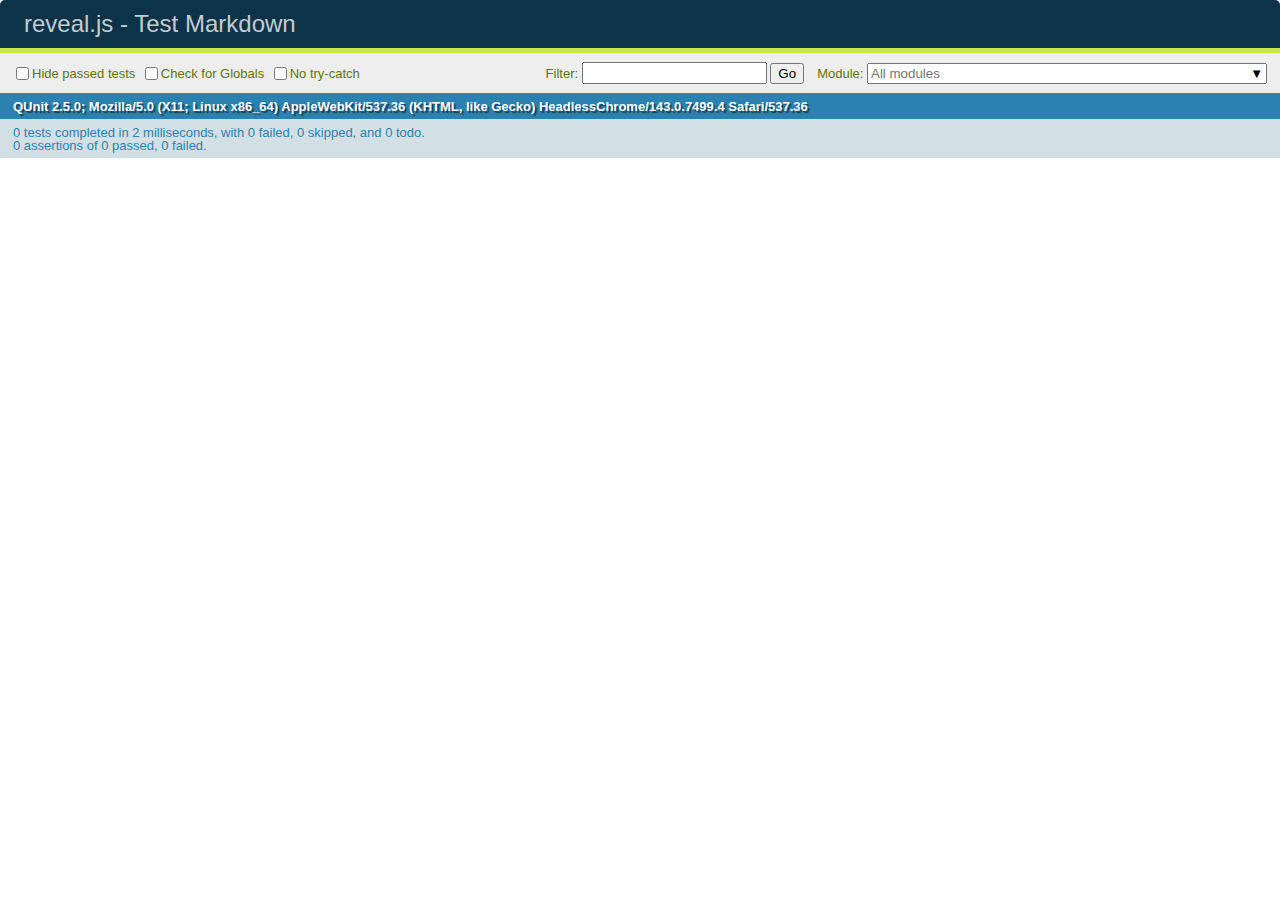
<file: nestjs-presentation-1/test/test-markdown-external.html>
<!doctype html>
<html lang="en">

	<head>
		<meta charset="utf-8">

		<title>reveal.js - Test Markdown</title>

		<link rel="stylesheet" href="../css/reveal.css">
		<link rel="stylesheet" href="qunit-2.5.0.css">
	</head>

	<body style="overflow: auto;">

		<div id="qunit"></div>
		<div id="qunit-fixture"></div>

		<div class="reveal" style="display: none;">

			<div class="slides">
				<!-- <section data-markdown="simple.md" data-separator="^\r?\n\r?\n\r?\n" data-separator-vertical="^\r?\n\r?\n"></section> -->
			</div>

		</div>

		<script src="../js/reveal.js"></script>
		<script src="../plugin/highlight/highlight.js"></script>
		<script src="../plugin/markdown/marked.js"></script>
		<script src="../plugin/markdown/markdown.js"></script>
		<script src="qunit-2.5.0.js"></script>

		<!-- <script src="test-markdown-external.js"></script> -->

		<!-- Test disabled 28/2/2019 by Hakim – Markdown plugin needs to be updated to load extenal files asycnhronously -->

	</body>
</html>
</file>
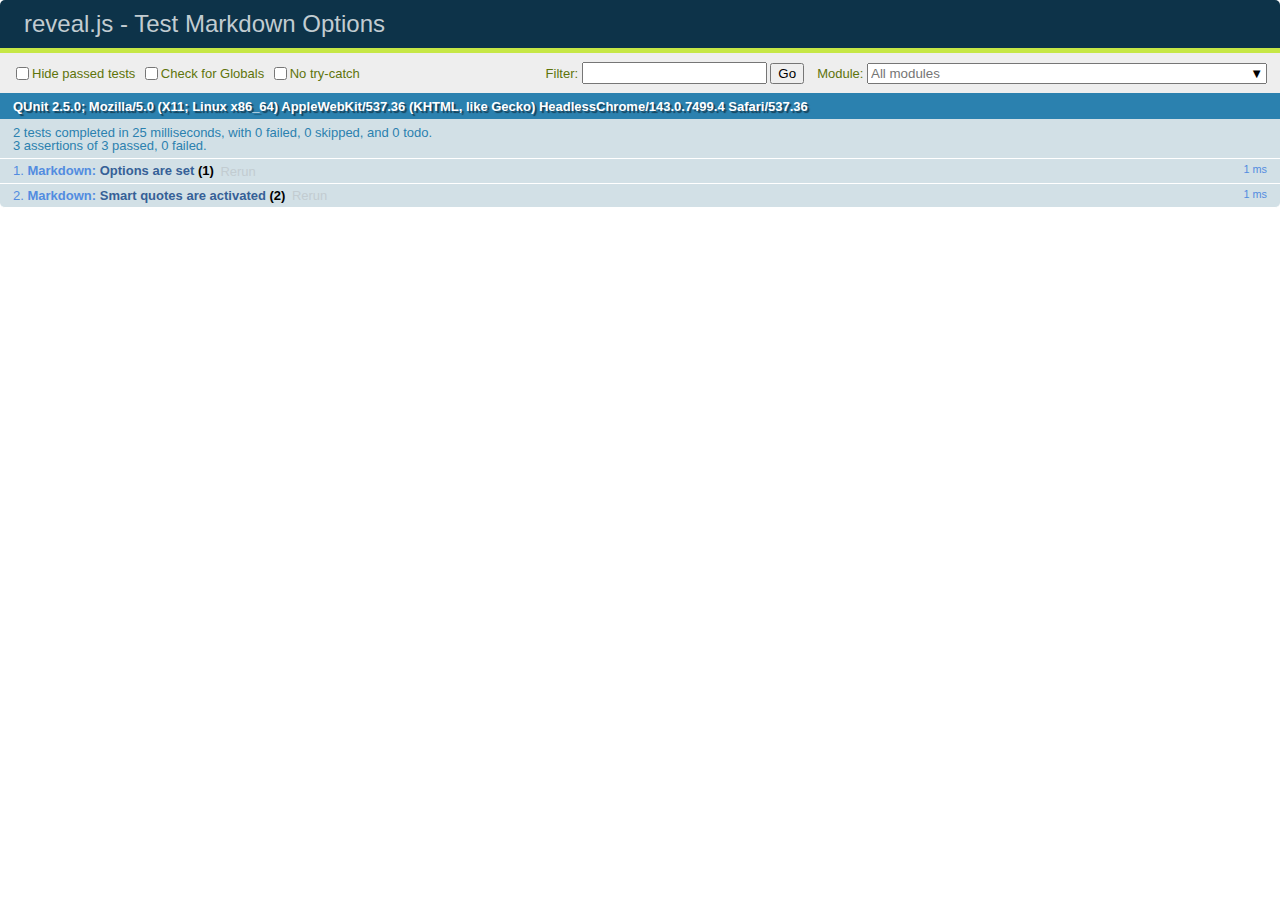
<file: nestjs-presentation-1/test/test-markdown-options.html>
<!doctype html>
<html lang="en">

	<head>
		<meta charset="utf-8">

		<title>reveal.js - Test Markdown Options</title>

		<link rel="stylesheet" href="../css/reveal.css">
		<link rel="stylesheet" href="qunit-2.5.0.css">
	</head>

	<body style="overflow: auto;">

		<div id="qunit"></div>
		<div id="qunit-fixture"></div>

		<div class="reveal" style="display: none;">

			<div class="slides">

				<section data-markdown>
					<script type="text/template">
						## Testing Markdown Options

						This "slide" should contain 'smart' quotes.
					</script>
				</section>

			</div>

		</div>

		<script src="../js/reveal.js"></script>
		<script src="qunit-2.5.0.js"></script>

		<script src="test-markdown-options.js"></script>

	</body>
</html>
</file>
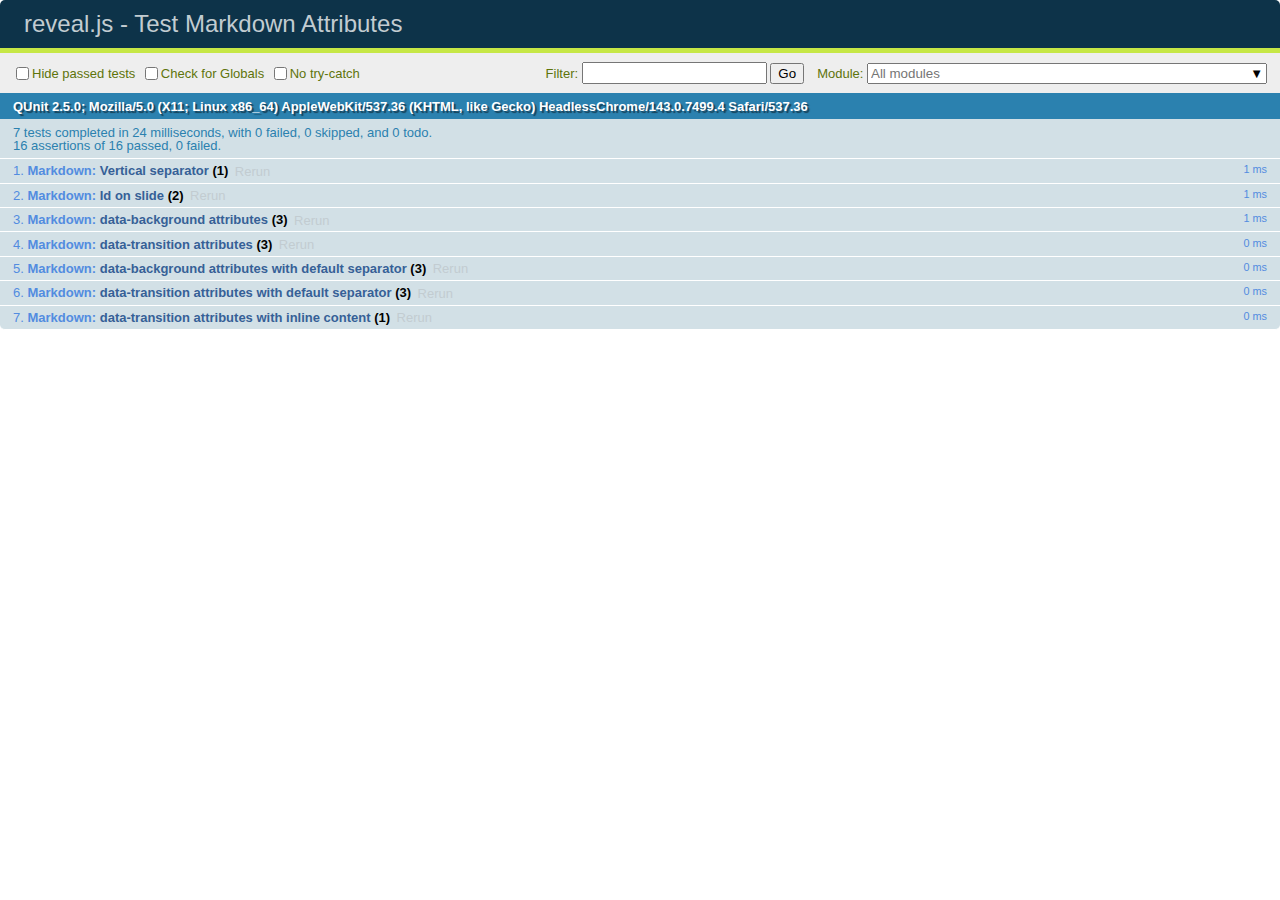
<file: nestjs-presentation-1/test/test-markdown-slide-attributes.html>
<!doctype html>
<html lang="en">

	<head>
		<meta charset="utf-8">

		<title>reveal.js - Test Markdown Attributes</title>

		<link rel="stylesheet" href="../css/reveal.css">
		<link rel="stylesheet" href="qunit-2.5.0.css">
	</head>

	<body style="overflow: auto;">

		<div id="qunit"></div>
		<div id="qunit-fixture"></div>

		<div class="reveal" style="display: none;">

			<div class="slides">

				<!-- <section data-markdown="example.md" data-separator="^\n\n\n" data-separator-vertical="^\n\n"></section> -->

				<!-- Slides are separated by three lines, vertical slides by two lines, attributes are one any line starting with (spaces and) two dashes -->
				<section 	data-markdown data-separator="^\n\n\n"
									data-separator-vertical="^\n\n"
									data-separator-notes="^Note:"
									data-attributes="--\s(.*?)$"
									data-charset="utf-8">
					<script type="text/template">
						# Test attributes in Markdown
						## Slide 1



						## Slide 2
						<!-- -- id="slide2" data-transition="zoom" data-background="#A0C66B" -->


						## Slide 2.1
						<!-- -- data-background="#ff0000" data-transition="fade" -->


						## Slide 2.2
						[Link to Slide2](#/slide2)



						## Slide 3
						<!-- -- data-transition="zoom" data-background="#C6916B" -->



						## Slide 4
					</script>
				</section>

				<section 	data-markdown data-separator="^\n\n\n"
									data-separator-vertical="^\n\n"
									data-separator-notes="^Note:"
									data-charset="utf-8">
					<script type="text/template">
						# Test attributes in Markdown with default separator
						## Slide 1 Def



						## Slide 2 Def
						<!-- .slide: id="slide2def" data-transition="concave" data-background="#A7C66B" -->


						## Slide 2.1 Def
						<!-- .slide: data-background="#f70000" data-transition="page" -->


						## Slide 2.2 Def
						[Link to Slide2](#/slide2def)



						## Slide 3 Def
						<!-- .slide: data-transition="concave" data-background="#C7916B" -->



						## Slide 4
					</script>
				</section>

				<section data-markdown>
					<script type="text/template">
						<!-- .slide: data-background="#ff0000" -->
						## Hello world
					</script>
				</section>

				<section data-markdown>
					<script type="text/template">
						## Hello world
						<!-- .slide: data-background="#ff0000" -->
					</script>
				</section>

				<section data-markdown>
					<script type="text/template">
						## Hello world

						Test
						<!-- .slide: data-background="#ff0000" -->

						More Test
					</script>
				</section>

			</div>

		</div>

		<script src="../js/reveal.js"></script>
		<script src="../plugin/markdown/marked.js"></script>
		<script src="../plugin/markdown/markdown.js"></script>
		<script src="qunit-2.5.0.js"></script>

		<script src="test-markdown-slide-attributes.js"></script>

	</body>
</html>
</file>
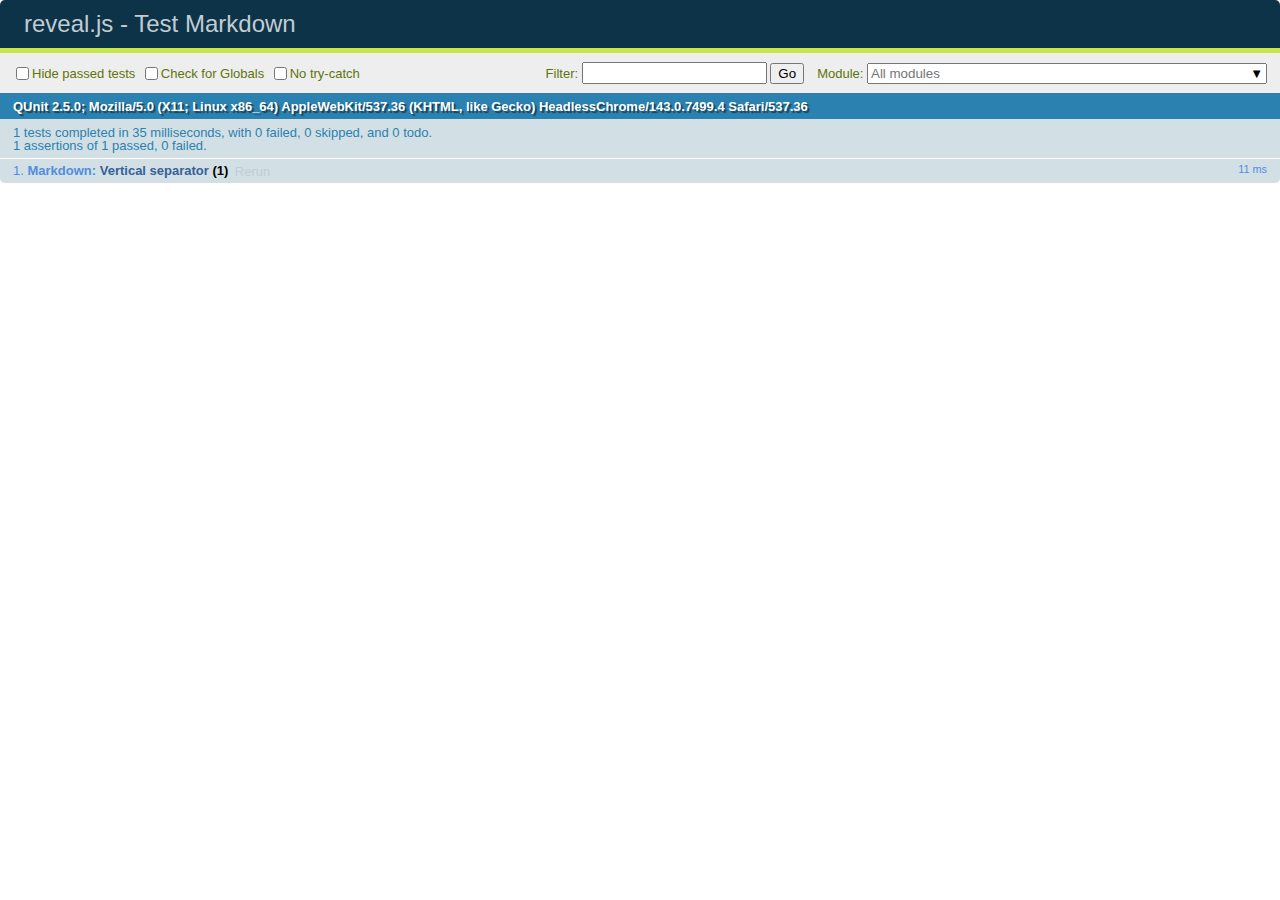
<file: nestjs-presentation-1/test/test-markdown.html>
<!doctype html>
<html lang="en">

	<head>
		<meta charset="utf-8">

		<title>reveal.js - Test Markdown</title>

		<link rel="stylesheet" href="../css/reveal.css">
		<link rel="stylesheet" href="qunit-2.5.0.css">
	</head>

	<body style="overflow: auto;">

		<div id="qunit"></div>
		<div id="qunit-fixture"></div>

		<div class="reveal" style="display: none;">

			<div class="slides">

				<!-- <section data-markdown="example.md" data-separator="^\n\n\n" data-separator-vertical="^\n\n"></section> -->

				<!-- Slides are separated by newline + three dashes + newline, vertical slides identical but two dashes -->
				<section data-markdown data-separator="^\n---\n$" data-separator-vertical="^\n--\n$">
					<script type="text/template">
						## Slide 1.1

						--

						## Slide 1.2

						---

						## Slide 2
					</script>
				</section>

			</div>

		</div>

		<script src="../js/reveal.js"></script>
		<script src="../plugin/markdown/marked.js"></script>
		<script src="../plugin/markdown/markdown.js"></script>
		<script src="qunit-2.5.0.js"></script>

		<script src="test-markdown.js"></script>

	</body>
</html>
</file>
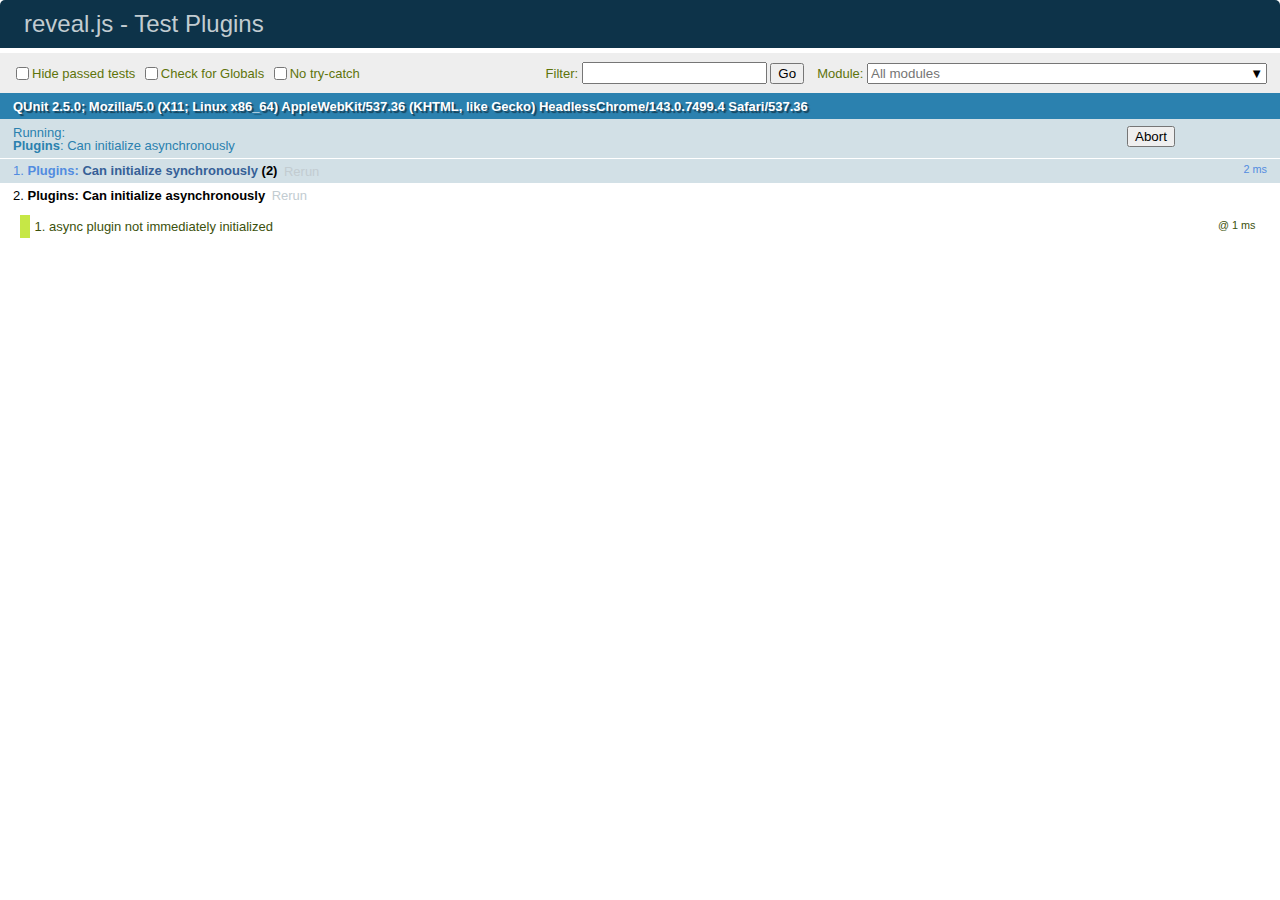
<file: nestjs-presentation-1/test/test-plugins.html>
<!doctype html>
<html lang="en">

	<head>
		<meta charset="utf-8">

		<title>reveal.js - Test Plugins</title>

		<link rel="stylesheet" href="../css/reveal.css">
		<link rel="stylesheet" href="qunit-2.5.0.css">
	</head>

	<body style="overflow: auto;">

		<div id="qunit"></div>
		<div id="qunit-fixture"></div>

		<div class="reveal" style="display: none;">

			<div class="slides">

				<section>Slide content</section>

			</div>

		</div>

		<script src="../js/reveal.js"></script>
		<script src="qunit-2.5.0.js"></script>

		<script>

			QUnit.module( 'Plugins' );

			var initCounter = { PluginB: 0, PluginC: 0, PluginD: 0 };

			// Plugin with no init method
			var PluginA = {};

			// Plugin with init method
			var PluginB = { init: function() {
				initCounter['PluginB'] += 1;
			} };

			// Async plugin with init method
			var PluginC = { init: function() {
				return new Promise(function( resolve ) {
					setTimeout( () => {
						initCounter['PluginC'] += 1;
						resolve();
					}, 1000 );
				});
			} };

			// Plugin initialized after reveal.js is ready
			var PluginD = { init: function() {
				initCounter['PluginD'] += 1;
			} };

			var PluginE = {};

			Reveal.registerPlugin( 'PluginA', PluginA );
			Reveal.registerPlugin( 'PluginB', PluginB );
			Reveal.registerPlugin( 'PluginC', PluginC );

			Reveal.initialize();

			QUnit.test( 'Can initialize synchronously', function( assert ) {
				assert.strictEqual( initCounter['PluginB'], 1 );

				Reveal.registerPlugin( 'PluginB', PluginB );

				assert.strictEqual( initCounter['PluginB'], 1, 'prevents duplicate registration' );
			});

			QUnit.test( 'Can initialize asynchronously', function( assert ) {
				assert.expect( 3 );
				var done = assert.async( 2 );

				assert.strictEqual( initCounter['PluginC'], 0, 'async plugin not immediately initialized' );

				Reveal.addEventListener( 'ready', function() {
					assert.strictEqual( initCounter['PluginC'], 1, 'finsihed initializing when reveal.js dispatches "ready"' );
					done();

					Reveal.registerPlugin( 'PluginD', PluginD );
					assert.strictEqual( initCounter['PluginD'], 1, 'plugin registered after reveal.js is ready still initiailizes' );
					done();
				});
			} );

			QUnit.test( 'Can check if plugin is registered', function( assert ) {
				assert.strictEqual( Reveal.hasPlugin( 'PluginA' ), true );
				assert.strictEqual( Reveal.hasPlugin( 'PluginE' ), false );
				Reveal.registerPlugin( 'PluginE', PluginE );
				assert.strictEqual( Reveal.hasPlugin( 'PluginE' ), true );
			} );

			QUnit.test( 'Can retrieve plugin instance', function( assert ) {
				assert.strictEqual( Reveal.getPlugin( 'PluginB' ), PluginB );
			} );
		</script>

	</body>
</html>
</file>
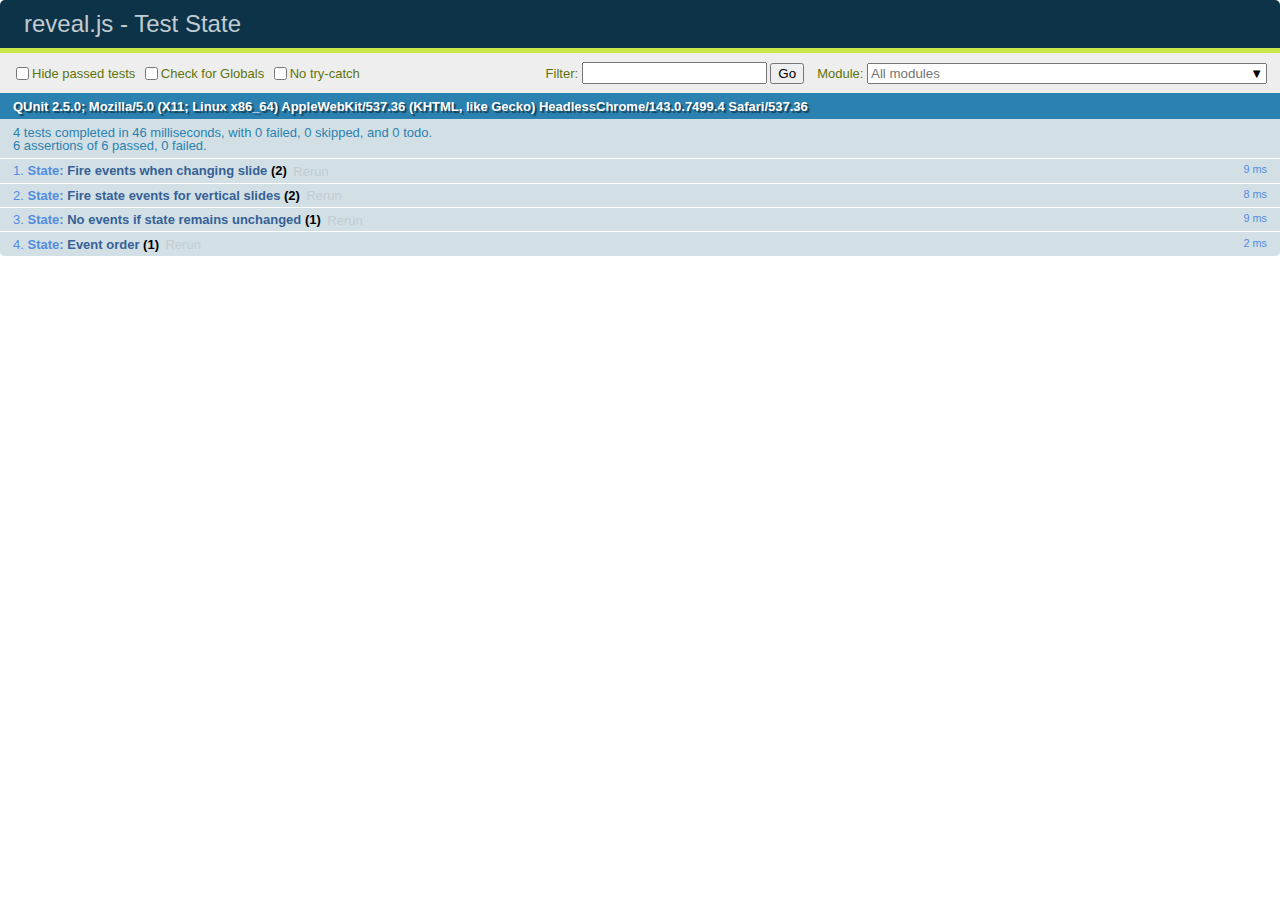
<file: nestjs-presentation-1/test/test-state.html>
<!doctype html>
<html lang="en">

	<head>
		<meta charset="utf-8">

		<title>reveal.js - Test State</title>

		<link rel="stylesheet" href="../css/reveal.css">
		<link rel="stylesheet" href="qunit-2.5.0.css">
	</head>

	<body style="overflow: auto;">

		<div id="qunit"></div>
		<div id="qunit-fixture"></div>

		<div class="reveal" style="display: none;">

			<div class="slides">

				<section>No state</section>
				<section id="slide2" data-state="state1">State 1</section>
				<section data-state="state1">State 1</section>
				<section data-state="state2">State 2</section>
				<section>
					<section>No state</section>
					<section data-state="state1">State 1</section>
					<section data-state="state3">State 3</section>
					<section>No state</section>
				</section>
				<section>No state</section>

			</div>

		</div>

		<script src="../js/reveal.js"></script>
		<script src="qunit-2.5.0.js"></script>

		<script>


			Reveal.addEventListener( 'ready', function() {

				QUnit.module( 'State' );

				QUnit.test( 'Fire events when changing slide', function( assert ) {
					assert.expect( 2 );
					var state1 = assert.async();
					var state2 = assert.async();

					var _onState1 = function( event ) {
						assert.ok( true, 'state1 fired' );
						state1();
					}

					var _onState2 = function( event ) {
						assert.ok( true, 'state2 fired' );
						state2();
					}

					Reveal.addEventListener( 'state1', _onState1 );
					Reveal.addEventListener( 'state2', _onState2 );

					Reveal.slide( 1 );
					Reveal.slide( 3 );

					Reveal.removeEventListener( 'state1', _onState1 );
					Reveal.removeEventListener( 'state2', _onState2 );
				});

				QUnit.test( 'Fire state events for vertical slides', function( assert ) {
					assert.expect( 2 );
					var done = assert.async( 2 );

					var _onState1 = function( event ) {
						assert.ok( true, 'state1 fired' );
						done();
					}

					var _onState3 = function( event ) {
						assert.ok( true, 'state3 fired' );
						done();
					}

					Reveal.addEventListener( 'state1', _onState1 );
					Reveal.addEventListener( 'state3', _onState3 );

					Reveal.slide( 0 );
					Reveal.slide( 4, 1 );
					Reveal.slide( 4, 2 );

					Reveal.removeEventListener( 'state1', _onState1 );
					Reveal.removeEventListener( 'state3', _onState3 );
				});

				QUnit.test( 'No events if state remains unchanged', function( assert ) {
					var stateChanges = 0;

					var _onEvent = function( event ) {
						stateChanges += 1;
					}

					Reveal.addEventListener( 'state1', _onEvent );

					Reveal.slide( 0 );      // no state
					Reveal.slide( 1 );      // state1
					Reveal.slide( 2 );      // state1
					Reveal.prev();          // state1
					Reveal.next();          // state1
					Reveal.slide( 4, 1 );   // state1
					Reveal.slide( 0 );      // no state

					Reveal.removeEventListener( 'state1', _onEvent );

					assert.strictEqual( stateChanges, 1, 'no event was fired when going to slide with same state' );
				});

				QUnit.test( 'Event order', function( assert ) {
					var _onEvent = function( event ) {
						assert.ok( Reveal.getCurrentSlide() == document.querySelector( '#slide2' ), 'correct current slide immediately after state event' );
					}

					Reveal.addEventListener( 'state1', _onEvent );

					Reveal.slide( 0 );
					Reveal.slide( 1 );

					Reveal.removeEventListener( 'state1', _onEvent );
				});

			} );

			Reveal.initialize();
		</script>

	</body>
</html>
</file>
<file: nestjs-presentation-1/css/theme/league.css>
/**
 * League theme for reveal.js.
 *
 * This was the default theme pre-3.0.0.
 *
 * Copyright (C) 2011-2012 Hakim El Hattab, http://hakim.se
 */
@import url(../../lib/font/league-gothic/league-gothic.css);
@import url(https://fonts.googleapis.com/css?family=Lato:400,700,400italic,700italic);
/*********************************************
 * GLOBAL STYLES
 *********************************************/
body {
  background: #1c1e20;
  background: -moz-radial-gradient(center, circle cover, #555a5f 0%, #1c1e20 100%);
  background: -webkit-gradient(radial, center center, 0px, center center, 100%, color-stop(0%, #555a5f), color-stop(100%, #1c1e20));
  background: -webkit-radial-gradient(center, circle cover, #555a5f 0%, #1c1e20 100%);
  background: -o-radial-gradient(center, circle cover, #555a5f 0%, #1c1e20 100%);
  background: -ms-radial-gradient(center, circle cover, #555a5f 0%, #1c1e20 100%);
  background: radial-gradient(center, circle cover, #555a5f 0%, #1c1e20 100%);
  background-color: #2b2b2b; }

.reveal {
  font-family: "Lato", sans-serif;
  font-size: 40px;
  font-weight: normal;
  color: #eee; }

::selection {
  color: #fff;
  background: #FF5E99;
  text-shadow: none; }

::-moz-selection {
  color: #fff;
  background: #FF5E99;
  text-shadow: none; }

.reveal .slides section,
.reveal .slides section > section {
  line-height: 1.3;
  font-weight: inherit; }

/*********************************************
 * HEADERS
 *********************************************/
.reveal h1,
.reveal h2,
.reveal h3,
.reveal h4,
.reveal h5,
.reveal h6 {
  margin: 0 0 20px 0;
  color: #eee;
  font-family: "League Gothic", Impact, sans-serif;
  font-weight: normal;
  line-height: 1.2;
  letter-spacing: normal;
  text-transform: uppercase;
  text-shadow: 0px 0px 6px rgba(0, 0, 0, 0.2);
  word-wrap: break-word; }

.reveal h1 {
  font-size: 3.77em; }

.reveal h2 {
  font-size: 2.11em; }

.reveal h3 {
  font-size: 1.55em; }

.reveal h4 {
  font-size: 1em; }

.reveal h1 {
  text-shadow: 0 1px 0 #ccc, 0 2px 0 #c9c9c9, 0 3px 0 #bbb, 0 4px 0 #b9b9b9, 0 5px 0 #aaa, 0 6px 1px rgba(0, 0, 0, 0.1), 0 0 5px rgba(0, 0, 0, 0.1), 0 1px 3px rgba(0, 0, 0, 0.3), 0 3px 5px rgba(0, 0, 0, 0.2), 0 5px 10px rgba(0, 0, 0, 0.25), 0 20px 20px rgba(0, 0, 0, 0.15); }

/*********************************************
 * OTHER
 *********************************************/
.reveal p {
  margin: 20px 0;
  line-height: 1.3; }

/* Ensure certain elements are never larger than the slide itself */
.reveal img,
.reveal video,
.reveal iframe {
  max-width: 95%;
  max-height: 95%; }

.reveal strong,
.reveal b {
  font-weight: bold; }

.reveal em {
  font-style: italic; }

.reveal ol,
.reveal dl,
.reveal ul {
  display: inline-block;
  text-align: left;
  margin: 0 0 0 1em; }

.reveal ol {
  list-style-type: decimal; }

.reveal ul {
  list-style-type: disc; }

.reveal ul ul {
  list-style-type: square; }

.reveal ul ul ul {
  list-style-type: circle; }

.reveal ul ul,
.reveal ul ol,
.reveal ol ol,
.reveal ol ul {
  display: block;
  margin-left: 40px; }

.reveal dt {
  font-weight: bold; }

.reveal dd {
  margin-left: 40px; }

.reveal blockquote {
  display: block;
  position: relative;
  width: 70%;
  margin: 20px auto;
  padding: 5px;
  font-style: italic;
  background: rgba(255, 255, 255, 0.05);
  box-shadow: 0px 0px 2px rgba(0, 0, 0, 0.2); }

.reveal blockquote p:first-child,
.reveal blockquote p:last-child {
  display: inline-block; }

.reveal q {
  font-style: italic; }

.reveal pre {
  display: block;
  position: relative;
  width: 90%;
  margin: 20px auto;
  text-align: left;
  font-size: 0.55em;
  font-family: monospace;
  line-height: 1.2em;
  word-wrap: break-word;
  box-shadow: 0px 5px 15px rgba(0, 0, 0, 0.15); }

.reveal code {
  font-family: monospace;
  text-transform: none; }

.reveal pre code {
  display: block;
  padding: 5px;
  overflow: auto;
  max-height: 400px;
  word-wrap: normal; }

.reveal table {
  margin: auto;
  border-collapse: collapse;
  border-spacing: 0; }

.reveal table th {
  font-weight: bold; }

.reveal table th,
.reveal table td {
  text-align: left;
  padding: 0.2em 0.5em 0.2em 0.5em;
  border-bottom: 1px solid; }

.reveal table th[align="center"],
.reveal table td[align="center"] {
  text-align: center; }

.reveal table th[align="right"],
.reveal table td[align="right"] {
  text-align: right; }

.reveal table tbody tr:last-child th,
.reveal table tbody tr:last-child td {
  border-bottom: none; }

.reveal sup {
  vertical-align: super;
  font-size: smaller; }

.reveal sub {
  vertical-align: sub;
  font-size: smaller; }

.reveal small {
  display: inline-block;
  font-size: 0.6em;
  line-height: 1.2em;
  vertical-align: top; }

.reveal small * {
  vertical-align: top; }

/*********************************************
 * LINKS
 *********************************************/
.reveal a {
  color: #13DAEC;
  text-decoration: none;
  -webkit-transition: color .15s ease;
  -moz-transition: color .15s ease;
  transition: color .15s ease; }

.reveal a:hover {
  color: #71e9f4;
  text-shadow: none;
  border: none; }

.reveal .roll span:after {
  color: #fff;
  background: #0d99a5; }

/*********************************************
 * IMAGES
 *********************************************/
.reveal section img {
  margin: 15px 0px;
  background: rgba(255, 255, 255, 0.12);
  border: 4px solid #eee;
  box-shadow: 0 0 10px rgba(0, 0, 0, 0.15); }

.reveal section img.plain {
  border: 0;
  box-shadow: none; }

.reveal a img {
  -webkit-transition: all .15s linear;
  -moz-transition: all .15s linear;
  transition: all .15s linear; }

.reveal a:hover img {
  background: rgba(255, 255, 255, 0.2);
  border-color: #13DAEC;
  box-shadow: 0 0 20px rgba(0, 0, 0, 0.55); }

/*********************************************
 * NAVIGATION CONTROLS
 *********************************************/
.reveal .controls {
  color: #13DAEC; }

/*********************************************
 * PROGRESS BAR
 *********************************************/
.reveal .progress {
  background: rgba(0, 0, 0, 0.2);
  color: #13DAEC; }

.reveal .progress span {
  -webkit-transition: width 800ms cubic-bezier(0.26, 0.86, 0.44, 0.985);
  -moz-transition: width 800ms cubic-bezier(0.26, 0.86, 0.44, 0.985);
  transition: width 800ms cubic-bezier(0.26, 0.86, 0.44, 0.985); }

/*********************************************
 * PRINT BACKGROUND
 *********************************************/
@media print {
  .backgrounds {
    background-color: #2b2b2b; } }
</file>
<file: nestjs-presentation-1/lib/css/monokai.css>
/*
Monokai style - ported by Luigi Maselli - http://grigio.org
*/

.hljs {
  display: block;
  overflow-x: auto;
  padding: 0.5em;
  background: #272822;
  color: #ddd;
}

.hljs-tag,
.hljs-keyword,
.hljs-selector-tag,
.hljs-literal,
.hljs-strong,
.hljs-name {
  color: #f92672;
}

.hljs-code {
  color: #66d9ef;
}

.hljs-class .hljs-title {
  color: white;
}

.hljs-attribute,
.hljs-symbol,
.hljs-regexp,
.hljs-link {
  color: #bf79db;
}

.hljs-string,
.hljs-bullet,
.hljs-subst,
.hljs-title,
.hljs-section,
.hljs-emphasis,
.hljs-type,
.hljs-built_in,
.hljs-builtin-name,
.hljs-selector-attr,
.hljs-selector-pseudo,
.hljs-addition,
.hljs-variable,
.hljs-template-tag,
.hljs-template-variable {
  color: #a6e22e;
}

.hljs-comment,
.hljs-quote,
.hljs-deletion,
.hljs-meta {
  color: #75715e;
}

.hljs-keyword,
.hljs-selector-tag,
.hljs-literal,
.hljs-doctag,
.hljs-title,
.hljs-section,
.hljs-type,
.hljs-selector-id {
  font-weight: bold;
}
</file>
<file: nestjs-presentation-1/css/own.css>
.reveal a {
    color: #E0234E;
}
</file>
<file: nestjs-presentation-1/test/qunit-2.5.0.css>
/*!
 * QUnit 2.5.0
 * https://qunitjs.com/
 *
 * Copyright jQuery Foundation and other contributors
 * Released under the MIT license
 * https://jquery.org/license
 *
 * Date: 2018-01-10T02:56Z
 */

/** Font Family and Sizes */

#qunit-tests, #qunit-header, #qunit-banner, #qunit-testrunner-toolbar, #qunit-filteredTest, #qunit-userAgent, #qunit-testresult {
	font-family: "Helvetica Neue Light", "HelveticaNeue-Light", "Helvetica Neue", Calibri, Helvetica, Arial, sans-serif;
}

#qunit-testrunner-toolbar, #qunit-filteredTest, #qunit-userAgent, #qunit-testresult, #qunit-tests li { font-size: small; }
#qunit-tests { font-size: smaller; }


/** Resets */

#qunit-tests, #qunit-header, #qunit-banner, #qunit-filteredTest, #qunit-userAgent, #qunit-testresult, #qunit-modulefilter {
	margin: 0;
	padding: 0;
}


/** Header (excluding toolbar) */

#qunit-header {
	padding: 0.5em 0 0.5em 1em;

	color: #8699A4;
	background-color: #0D3349;

	font-size: 1.5em;
	line-height: 1em;
	font-weight: 400;

	border-radius: 5px 5px 0 0;
}

#qunit-header a {
	text-decoration: none;
	color: #C2CCD1;
}

#qunit-header a:hover,
#qunit-header a:focus {
	color: #FFF;
}

#qunit-banner {
	height: 5px;
}

#qunit-filteredTest {
	padding: 0.5em 1em 0.5em 1em;
	color: #366097;
	background-color: #F4FF77;
}

#qunit-userAgent {
	padding: 0.5em 1em 0.5em 1em;
	color: #FFF;
	background-color: #2B81AF;
	text-shadow: rgba(0, 0, 0, 0.5) 2px 2px 1px;
}


/** Toolbar */

#qunit-testrunner-toolbar {
	padding: 0.5em 1em 0.5em 1em;
	color: #5E740B;
	background-color: #EEE;
}

#qunit-testrunner-toolbar .clearfix {
	height: 0;
	clear: both;
}

#qunit-testrunner-toolbar label {
	display: inline-block;
}

#qunit-testrunner-toolbar input[type=checkbox],
#qunit-testrunner-toolbar input[type=radio] {
	margin: 3px;
	vertical-align: -2px;
}

#qunit-testrunner-toolbar input[type=text] {
	box-sizing: border-box;
	height: 1.6em;
}

.qunit-url-config,
.qunit-filter,
#qunit-modulefilter {
	display: inline-block;
	line-height: 2.1em;
}

.qunit-filter,
#qunit-modulefilter {
	float: right;
	position: relative;
	margin-left: 1em;
}

.qunit-url-config label {
	margin-right: 0.5em;
}

#qunit-modulefilter-search {
	box-sizing: border-box;
	width: 400px;
}

#qunit-modulefilter-search-container:after {
	position: absolute;
	right: 0.3em;
	content: "\25bc";
	color: black;
}

#qunit-modulefilter-dropdown {
	/* align with #qunit-modulefilter-search */
	box-sizing: border-box;
	width: 400px;
	position: absolute;
	right: 0;
	top: 50%;
	margin-top: 0.8em;

	border: 1px solid #D3D3D3;
	border-top: none;
	border-radius: 0 0 .25em .25em;
	color: #000;
	background-color: #F5F5F5;
	z-index: 99;
}

#qunit-modulefilter-dropdown a {
	color: inherit;
	text-decoration: none;
}

#qunit-modulefilter-dropdown .clickable.checked {
	font-weight: bold;
	color: #000;
	background-color: #D2E0E6;
}

#qunit-modulefilter-dropdown .clickable:hover {
	color: #FFF;
	background-color: #0D3349;
}

#qunit-modulefilter-actions {
	display: block;
	overflow: auto;

	/* align with #qunit-modulefilter-dropdown-list */
	font: smaller/1.5em sans-serif;
}

#qunit-modulefilter-dropdown #qunit-modulefilter-actions > * {
	box-sizing: border-box;
	max-height: 2.8em;
	display: block;
	padding: 0.4em;
}

#qunit-modulefilter-dropdown #qunit-modulefilter-actions > button {
	float: right;
	font: inherit;
}

#qunit-modulefilter-dropdown #qunit-modulefilter-actions > :last-child {
	/* insert padding to align with checkbox margins */
	padding-left: 3px;
}

#qunit-modulefilter-dropdown-list {
	max-height: 200px;
	overflow-y: auto;
	margin: 0;
	border-top: 2px groove threedhighlight;
	padding: 0.4em 0 0;
	font: smaller/1.5em sans-serif;
}

#qunit-modulefilter-dropdown-list li {
	white-space: nowrap;
	overflow: hidden;
	text-overflow: ellipsis;
}

#qunit-modulefilter-dropdown-list .clickable {
	display: block;
	padding-left: 0.15em;
}


/** Tests: Pass/Fail */

#qunit-tests {
	list-style-position: inside;
}

#qunit-tests li {
	padding: 0.4em 1em 0.4em 1em;
	border-bottom: 1px solid #FFF;
	list-style-position: inside;
}

#qunit-tests > li {
	display: none;
}

#qunit-tests li.running,
#qunit-tests li.pass,
#qunit-tests li.fail,
#qunit-tests li.skipped,
#qunit-tests li.aborted {
	display: list-item;
}

#qunit-tests.hidepass {
	position: relative;
}

#qunit-tests.hidepass li.running,
#qunit-tests.hidepass li.pass:not(.todo) {
	visibility: hidden;
	position: absolute;
	width:   0;
	height:  0;
	padding: 0;
	border:  0;
	margin:  0;
}

#qunit-tests li strong {
	cursor: pointer;
}

#qunit-tests li.skipped strong {
	cursor: default;
}

#qunit-tests li a {
	padding: 0.5em;
	color: #C2CCD1;
	text-decoration: none;
}

#qunit-tests li p a {
	padding: 0.25em;
	color: #6B6464;
}
#qunit-tests li a:hover,
#qunit-tests li a:focus {
	color: #000;
}

#qunit-tests li .runtime {
	float: right;
	font-size: smaller;
}

.qunit-assert-list {
	margin-top: 0.5em;
	padding: 0.5em;

	background-color: #FFF;

	border-radius: 5px;
}

.qunit-source {
	margin: 0.6em 0 0.3em;
}

.qunit-collapsed {
	display: none;
}

#qunit-tests table {
	border-collapse: collapse;
	margin-top: 0.2em;
}

#qunit-tests th {
	text-align: right;
	vertical-align: top;
	padding: 0 0.5em 0 0;
}

#qunit-tests td {
	vertical-align: top;
}

#qunit-tests pre {
	margin: 0;
	white-space: pre-wrap;
	word-wrap: break-word;
}

#qunit-tests del {
	color: #374E0C;
	background-color: #E0F2BE;
	text-decoration: none;
}

#qunit-tests ins {
	color: #500;
	background-color: #FFCACA;
	text-decoration: none;
}

/*** Test Counts */

#qunit-tests b.counts                       { color: #000; }
#qunit-tests b.passed                       { color: #5E740B; }
#qunit-tests b.failed                       { color: #710909; }

#qunit-tests li li {
	padding: 5px;
	background-color: #FFF;
	border-bottom: none;
	list-style-position: inside;
}

/*** Passing Styles */

#qunit-tests li li.pass {
	color: #3C510C;
	background-color: #FFF;
	border-left: 10px solid #C6E746;
}

#qunit-tests .pass                          { color: #528CE0; background-color: #D2E0E6; }
#qunit-tests .pass .test-name               { color: #366097; }

#qunit-tests .pass .test-actual,
#qunit-tests .pass .test-expected           { color: #999; }

#qunit-banner.qunit-pass                    { background-color: #C6E746; }

/*** Failing Styles */

#qunit-tests li li.fail {
	color: #710909;
	background-color: #FFF;
	border-left: 10px solid #EE5757;
	white-space: pre;
}

#qunit-tests > li:last-child {
	border-radius: 0 0 5px 5px;
}

#qunit-tests .fail                          { color: #000; background-color: #EE5757; }
#qunit-tests .fail .test-name,
#qunit-tests .fail .module-name             { color: #000; }

#qunit-tests .fail .test-actual             { color: #EE5757; }
#qunit-tests .fail .test-expected           { color: #008000; }

#qunit-banner.qunit-fail                    { background-color: #EE5757; }


/*** Aborted tests */
#qunit-tests .aborted { color: #000; background-color: orange; }
/*** Skipped tests */

#qunit-tests .skipped {
	background-color: #EBECE9;
}

#qunit-tests .qunit-todo-label,
#qunit-tests .qunit-skipped-label {
	background-color: #F4FF77;
	display: inline-block;
	font-style: normal;
	color: #366097;
	line-height: 1.8em;
	padding: 0 0.5em;
	margin: -0.4em 0.4em -0.4em 0;
}

#qunit-tests .qunit-todo-label {
	background-color: #EEE;
}

/** Result */

#qunit-testresult {
	color: #2B81AF;
	background-color: #D2E0E6;

	border-bottom: 1px solid #FFF;
}
#qunit-testresult .clearfix {
	height: 0;
	clear: both;
}
#qunit-testresult .module-name {
	font-weight: 700;
}
#qunit-testresult-display {
	padding: 0.5em 1em 0.5em 1em;
	width: 85%;
	float:left;
}
#qunit-testresult-controls {
	padding: 0.5em 1em 0.5em 1em;
  width: 10%;
	float:left;
}

/** Fixture */

#qunit-fixture {
	position: absolute;
	top: -10000px;
	left: -10000px;
	width: 1000px;
	height: 1000px;
}
</file>
